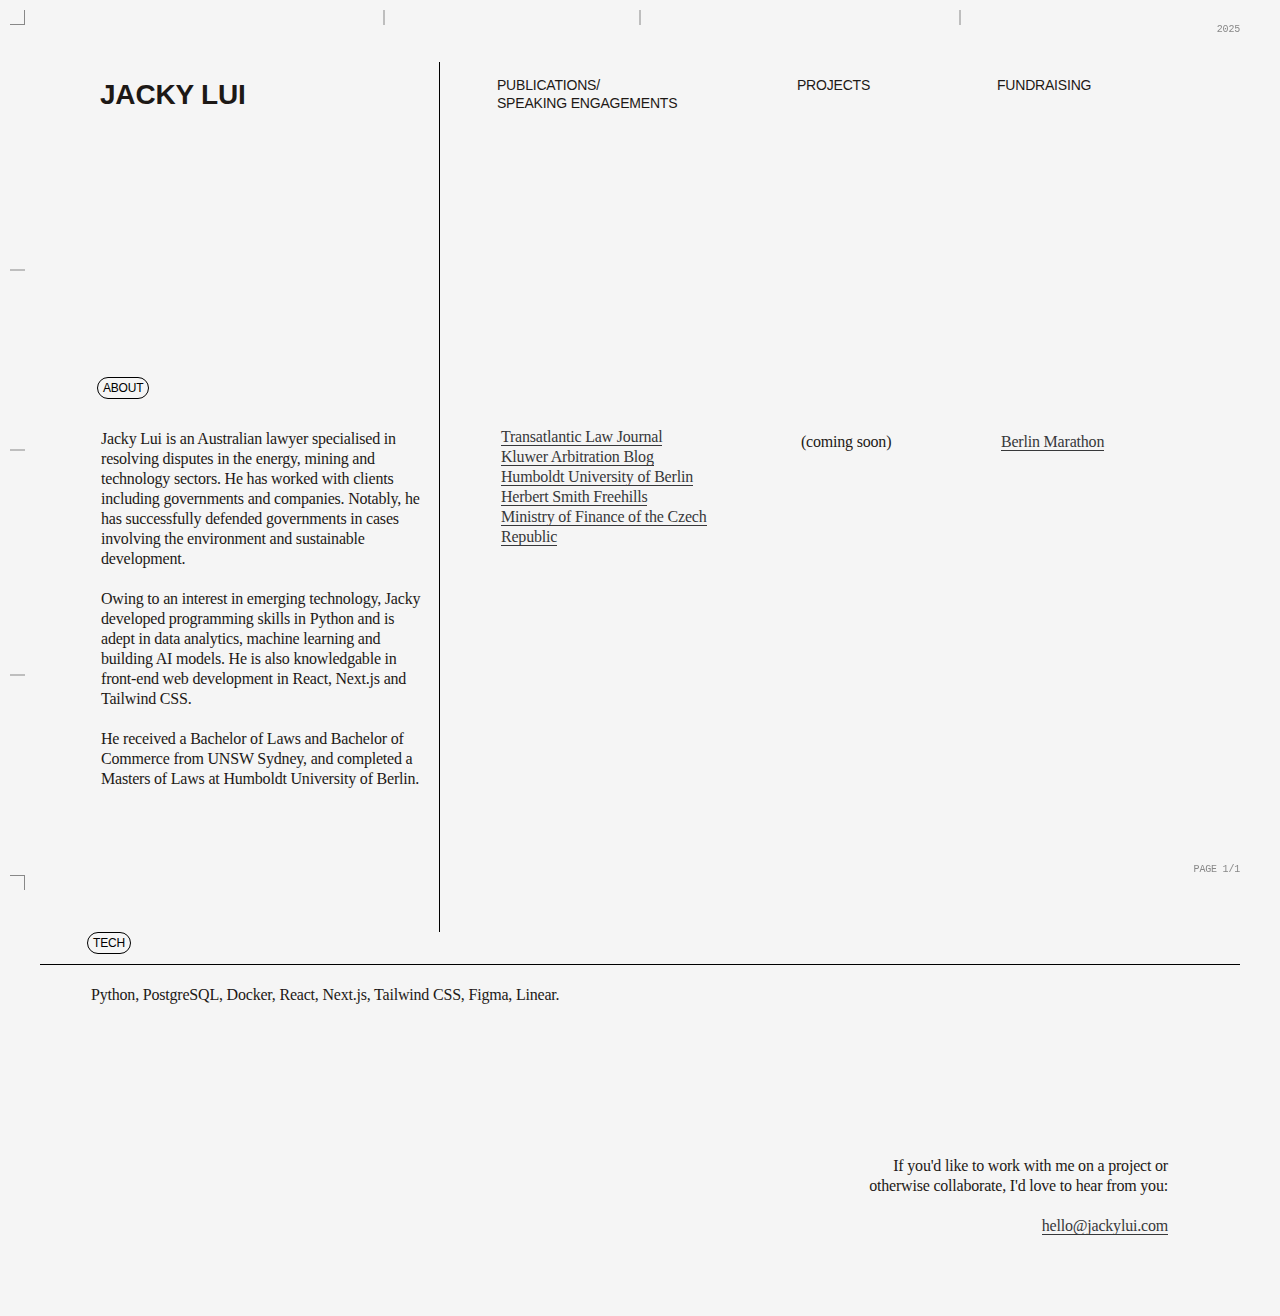
<file: index.html>
<!DOCTYPE html>
<html data-wf-page="65a5cbd0064407ea20d5622d" data-wf-site="65a5cbd0064407ea20d561fb" data-wf-status="1" lang="en" data-wf-locale="en">
<head>
    <meta charset="utf-8"/>
    <title>Jacky Lui</title>
    <meta content="I&#x27;m Jacky Lui. I am a lawyer and writer working in public international law and international litigation. My focus is on human rights, humanitarian law and sustainability." name="description"/>
    <meta content="Jacky Lui" property="og:title"/>
    <meta content="I&#x27;m Jacky Lui. I am a lawyer and writer working in public international law and international litigation. My focus is on human rights, humanitarian law and sustainability." property="og:description"/>
    <meta content="Jacky Lui" property="twitter:title"/>
    <meta content="I&#x27;m Jacky Lui. I am a lawyer and writer working in public international law and international litigation. My focus is on human rights, humanitarian law and sustainability." property="twitter:description"/>
    <meta property="og:type" content="website"/>
    <meta content="summary_large_image" name="twitter:card"/>
    <meta content="width=device-width, initial-scale=1" name="viewport"/>
    <meta content="Webflow" name="generator"/>
    <link href="css/webflow-style.css" rel="stylesheet" type="text/css"/>

    <style>
        /* Print marks and draft aesthetic */
        body {
            background-color: #f5f5f5;
            position: relative;
            max-width: 1400px;
            margin: 0 auto;
            padding: 40px;
            font-family: 'Abcfavoritexpanded', monospace;
            font-weight: 200;
        }

        Page border with corner crop marks
        body::before {
            content: '';
            position: fixed;
            top: 0;
            left: 0;
            right: 0;
            bottom: 0;
            pointer-events: none;
            border: 1px solid #ddd;
            z-index: 9999;
        }

        /* Corner crop marks */
        .crop-mark {
            position: fixed;
            width: 15px;
            height: 15px;
            border-color: #888;
            border-style: solid;
            border-width: 0;
            z-index: 9999;
            pointer-events: none;
        }

        /* Top-left crop mark */
        .crop-mark-tl {
            top: 10px;
            left: 10px;
            border-top-width: 1px;
            border-left-width: 1px;
            width: 15px;
            height: 15px;
            transform: rotate(180deg);

        }

        /* Top-right crop mark */
        .crop-mark-tr {
            top: 10px;
            right: 10px;
            border-top-width: 1px;
            border-right-width: 1px;
        }

        /* Bottom-left crop mark */
        .crop-mark-bl {
            bottom: 10px;
            left: 10px;
            border-bottom-width: 1px;
            border-left-width: 1px;
            width: 15px;
            height: 15px;
            transform: rotate(180deg);
        }

        /* Bottom-right crop mark */
        .crop-mark-br {
            bottom: 10px;
            right: 10px;
            border-bottom-width: 1px;
            border-right-width: 1px;
        }

        /* Registration marks on sides */
        .reg-mark {
            position: fixed;
            background-color: #888;
            z-index: 9999;
            pointer-events: none;
        }

        /* Horizontal registration marks */
        .reg-mark-h {
            width: 1px;
            height: 15px;
        }

        /* Vertical registration marks */
        .reg-mark-v {
            width: 15px;
            height: 1px;
        }

        /* Top center mark */
        .reg-mark-tc {
            top: 10px;
            left: 50%;
            transform: translateX(-50%);
        }

        .reg-mark-tc2 {
            top: 10px;
            left: 30%;
            transform: translateX(-50%);
        }

        .reg-mark-tc3 {
            top: 10px;
            left: 75%;
            transform: translateX(-50%);
        }


        /* Bottom center mark */
        .reg-mark-bc {
            bottom: 10px;
            left: 50%;
            transform: translateX(-50%);
        }

        /* Left center mark */
        .reg-mark-lc {
            left: 10px;
            top: 50%;
            transform: translateY(-50%);
        }

        .reg-mark-lc2 {
            left: 10px;
            top: 30%;
            transform: translateY(-50%);
        }

        .reg-mark-lc3 {
            left: 10px;
            top: 75%;
            transform: translateY(-50%);
        }


        /* Right center mark */
        .reg-mark-rc {
            right: 10px;
            top: 50%;
            transform: translateY(-50%);
        }

        /* Content styling */
        .content-wrapper {
            /* position: relative;
            /* background-color: rgba(255, 255, 255, 0.7); */
            /* border: 1px dashed #ccc;
            padding: 15px;
            margin-bottom: 20px; */ */
        }

        /* Grid lines */
        .grid-line {
            /* position: fixed;
            background-color: rgba(200, 200, 200, 0.2);
            z-index: -1;
            pointer-events: none; */
        }

        .grid-line-h {
            /* width: 100%;
            height: 1px;
            left: 0; */
        }

        .grid-line-v {
            /* height: 100%;
            width: 1px;
            top: 0; */
        }

        /* Print metadata text */
        .print-info {
            position: fixed;
            font-size: 10px;
            color: #888;
            z-index: 9999;
            pointer-events: none;
        }

        .print-info-tl {
            top: 20px;
            left: 40px;
        }

        .print-info-tr {
            top: 20px;
            right: 40px;
        }

        .print-info-bl {
            bottom: 20px;
            left: 40px;
        }

        .print-info-br {
            bottom: 20px;
            right: 40px;
        }

        /* Adjust container styling */
        .container {
            position: relative;
        }

        /* Custom button style */
        .button-4 {
            border: 1px solid #000;
            background: transparent;
            color: #000;
            text-transform: uppercase;
            transition: none;
            box-shadow: none;
        }

        /* .button-4:hover {
            background: #000;
            color: #fff;
        } */

        /* Responsive adjustments */
        @media only screen and (max-width: 767px) {
            body {
                padding: 20px;
            }

            .crop-mark, .reg-mark, .grid-line {
                display: none;
            }

            .print-info {
                font-size: 8px;
            }
        }
    </style>
    <script type="text/javascript">!function(o,c){var n=c.documentElement,t=" w-mod-";n.className+=t+"js",("ontouchstart"in o||o.DocumentTouch&&c instanceof DocumentTouch)&&(n.className+=t+"touch")}(window,document);</script>
    <link href="images/favicon.png" rel="shortcut icon" type="image/x-icon"/>
    <link href="images/app-icon.png" rel="apple-touch-icon"/>
</head>
<body>


    <!-- Crop marks -->
    <div class="crop-mark crop-mark-tl"></div>
    <!-- <div class="crop-mark crop-mark-tr"></div> -->
    <div class="crop-mark crop-mark-bl"></div>
    <!-- <div class="crop-mark crop-mark-br"></div> -->

    <!-- Registration marks -->
    <div class="reg-mark reg-mark-h reg-mark-tc"></div>
    <div class="reg-mark reg-mark-h reg-mark-tc2"></div>
    <div class="reg-mark reg-mark-h reg-mark-tc3"></div>
    <!-- <div class="reg-mark reg-mark-h reg-mark-bc"></div> -->
    <div class="reg-mark reg-mark-v reg-mark-lc"></div>
    <div class="reg-mark reg-mark-v reg-mark-lc2"></div>
    <div class="reg-mark reg-mark-v reg-mark-lc3"></div>

    <!-- <div class="reg-mark reg-mark-v reg-mark-rc"></div> -->


    <!-- Print metadata -->
    <div class="print-info print-info-tl"></div>
    <div class="print-info print-info-tr">2025</div>
    <div class="print-info print-info-bl"></div>
    <div class="print-info print-info-br">PAGE 1/1</div>

    <h1 class="heading"><br/></h1>
    <div class="columns w-row">
        <div class="w-col w-col-4">
            <div class="container w-container content-wrapper">
                <div class="text-box _100px">
                    <h1 class="body"><br/></h1>
                </div>
            </div>
        </div>
        <div class="w-col w-col-3">
            <div class="container w-container content-wrapper">
                <div class="text-box _100px">
                    <h1><span class="text-span-4"></span>‍<br/></h1>
                </div>
            </div>
        </div>
        <div class="w-col w-col-2">
            <div class="container w-container content-wrapper">
                <div class="text-box _100px">
                    <h1><br/></h1>
                </div>
            </div>
        </div>
        <div class="w-col w-col-3">
            <div class="w-container content-wrapper">
                <div class="text-box _100px">
                    <h1><br/></h1>
                </div>
            </div>
        </div>
    </div>
    <div class="w-row">
        <div class="class_line column-3 w-col w-col-4">
            <div class="container w-container content-wrapper">
                <div class="text-box _100px">
                    <h1 class="heading-2"><span>JACKY LUI</span><br/></h1>
                </div>
            </div>
            <a href="#" class="button-4 w-button">ABOUT</a>
            <div class="container w-container content-wrapper">
                <div class="text-box _100px">
                    <h1 class="body line_horizontal"><span>Jacky Lui</span> is an Australian lawyer specialised in resolving disputes in the energy, mining and technology sectors. He has worked with clients including governments and companies. Notably, he has successfully defended governments in cases involving the environment and sustainable development. <br/><br/> Owing to an interest in emerging technology, Jacky developed programming skills in Python and is adept in data analytics, machine learning and building AI models. He is also knowledgable in front-end web development in React, Next.js and Tailwind CSS. <br/><br/>He received a Bachelor of Laws and Bachelor of Commerce from UNSW Sydney, and completed a Masters of Laws at Humboldt University of Berlin.<br/></h1>
                </div>
            </div>
        </div>
        <div class="w-col w-col-3">
            <div class="container w-container content-wrapper">
                <div class="text-box _100px">
                    <h1 class="text-span-13">PUBLICATIONS/<br/>  SPEAKING ENGAGEMENTS<br/></h1>
                </div>
            </div>
            <div class="container w-container content-wrapper">
                <div class="text-box _100px">
                    <h1 class="body">
                        <br/>
                        <a href="https://beck-online.beck.de/Dokument?vpath=bibdata%2Fzeits%2Ftlj%2F2024%2Fcont%2Ftlj.2024.9.1.htm&amp;anchor=Y-300-Z-TLJ-B-2024-S-9-N-1" target="_blank"><span>Transatlantic Law Journal</span></a><span> </span><br/>
                        <span>‍</span><a href="https://arbitrationblog.kluwerarbitration.com/2024/02/19/european-commission-publishes-non-paper-of-model-clauses-for-member-states-bilateral-investment-agreements-with-third-countries/">Kluwer Arbitration Blog</a><br/>
                        <a href="https://www.rewi.hu-berlin.de/en/sp/angebote/master/idr/dr-patricia-nacimiento-and-jacky-lui-on-international-dispute-resolution-in-the-energy-sector">Humboldt University of Berlin</a>‍<br/>
                        <a href="http://www.herbertsmithfreehills.com/notes/esg/2023-12/climate-disputes-german-court-compels-federal-government-to-adopt-emergency-programs-for-climate-protection/">Herbert Smith Freehills</a><strong>‍</strong><br/>
                        <a href="https://www.mfcr.cz/assets/attachments/2023-10-26_Program-13th-Investment-Treaty-Arbitration-Conference-in-Prague-Main-Conference-and-Side-events_v03.pdf">Ministry of Finance of the Czech Republic</a><span class="text-span-4"></span>‍<br/>
                    </h1>
                </div>
            </div>
        </div>
        <div class="w-col w-col-2">
            <div class="container w-container content-wrapper">
                <div class="text-box _100px">
                    <h1 class="text-span-13">PROJECTS<br/></h1>
                </div>
            </div>
            <div class="container w-container content-wrapper">
                <div class="text-box _100px">
                    <h1 class="body"><span class="text-span-14">(coming soon)</span><br/></h1>
                </div>
            </div>
        </div>
        <div class="w-col w-col-3">
            <div class="container w-container content-wrapper">
                <div class="text-box _100px">
                    <h1 class="text-span-13">FUNDRAISING<br/></h1>
                </div>
            </div>
            <div class="container w-container content-wrapper">
                <div class="text-box _100px">
                    <h1 class="body text-span-14"><a href="https://aidpioneers.com/marathons-2024-jacky-lui" class="link-2">Berlin Marathon</a>‍<br/></h1>
                </div>
            </div>
        </div>
    </div>
    <a href="#" class="button-4 w-button">TECH</a>
    <section class="section-2 content-wrapper">
        <div class="container w-container">
            <div class="text-box _100px">
                <h1 class="body cap_horizontal">Python, PostgreSQL, Docker, React, Next.js, Tailwind CSS, Figma, Linear.<br/></h1>
            </div>
        </div>
    </section>
    <div class="columns w-row">
        <div class="w-col w-col-4">
            <div class="container w-container content-wrapper">
                <div class="text-box _100px">
                    <h1 class="body"><span>Pytho FastAPI, Docker, React, Next.js, TailwindCSS, Figma, Linear. </span><br/><br/></h1>
                </div>
            </div>
        </div>
        <div class="w-col w-col-3">
            <div class="container w-container content-wrapper">
                <div class="text-box _100px">
                    <h1><span class="text-span-4"></span>‍<br/></h1>
                </div>
            </div>
        </div>
        <div class="w-col w-col-2">
            <div class="container w-container content-wrapper">
                <div class="text-box _100px">
                    <h1><br/></h1>
                </div>
            </div>
        </div>
        <div class="w-col w-col-3">
            <div class="w-container content-wrapper">
                <div class="text-box _100px">
                    <h1><br/></h1>
                </div>
            </div>
        </div>
    </div>
    <div class="footer content-wrapper">
        <div class="w-row">
            <div class="w-col w-col-4"></div>
            <div class="w-col w-col-4"></div>
            <div class="w-col w-col-4">
                <div class="text-block-5">
                    If you&#x27;d like to work with me on a project or otherwise collaborate, I&#x27;d love to hear from you:<br/>‍<br/>
                    <a href="mailto:hello@jackylui.com">hello@jackylui.com </a>
                </div>
            </div>
        </div>
    </div>
    <script src="js/jquery.js" type="text/javascript"></script>
</body>
</html>
</file>
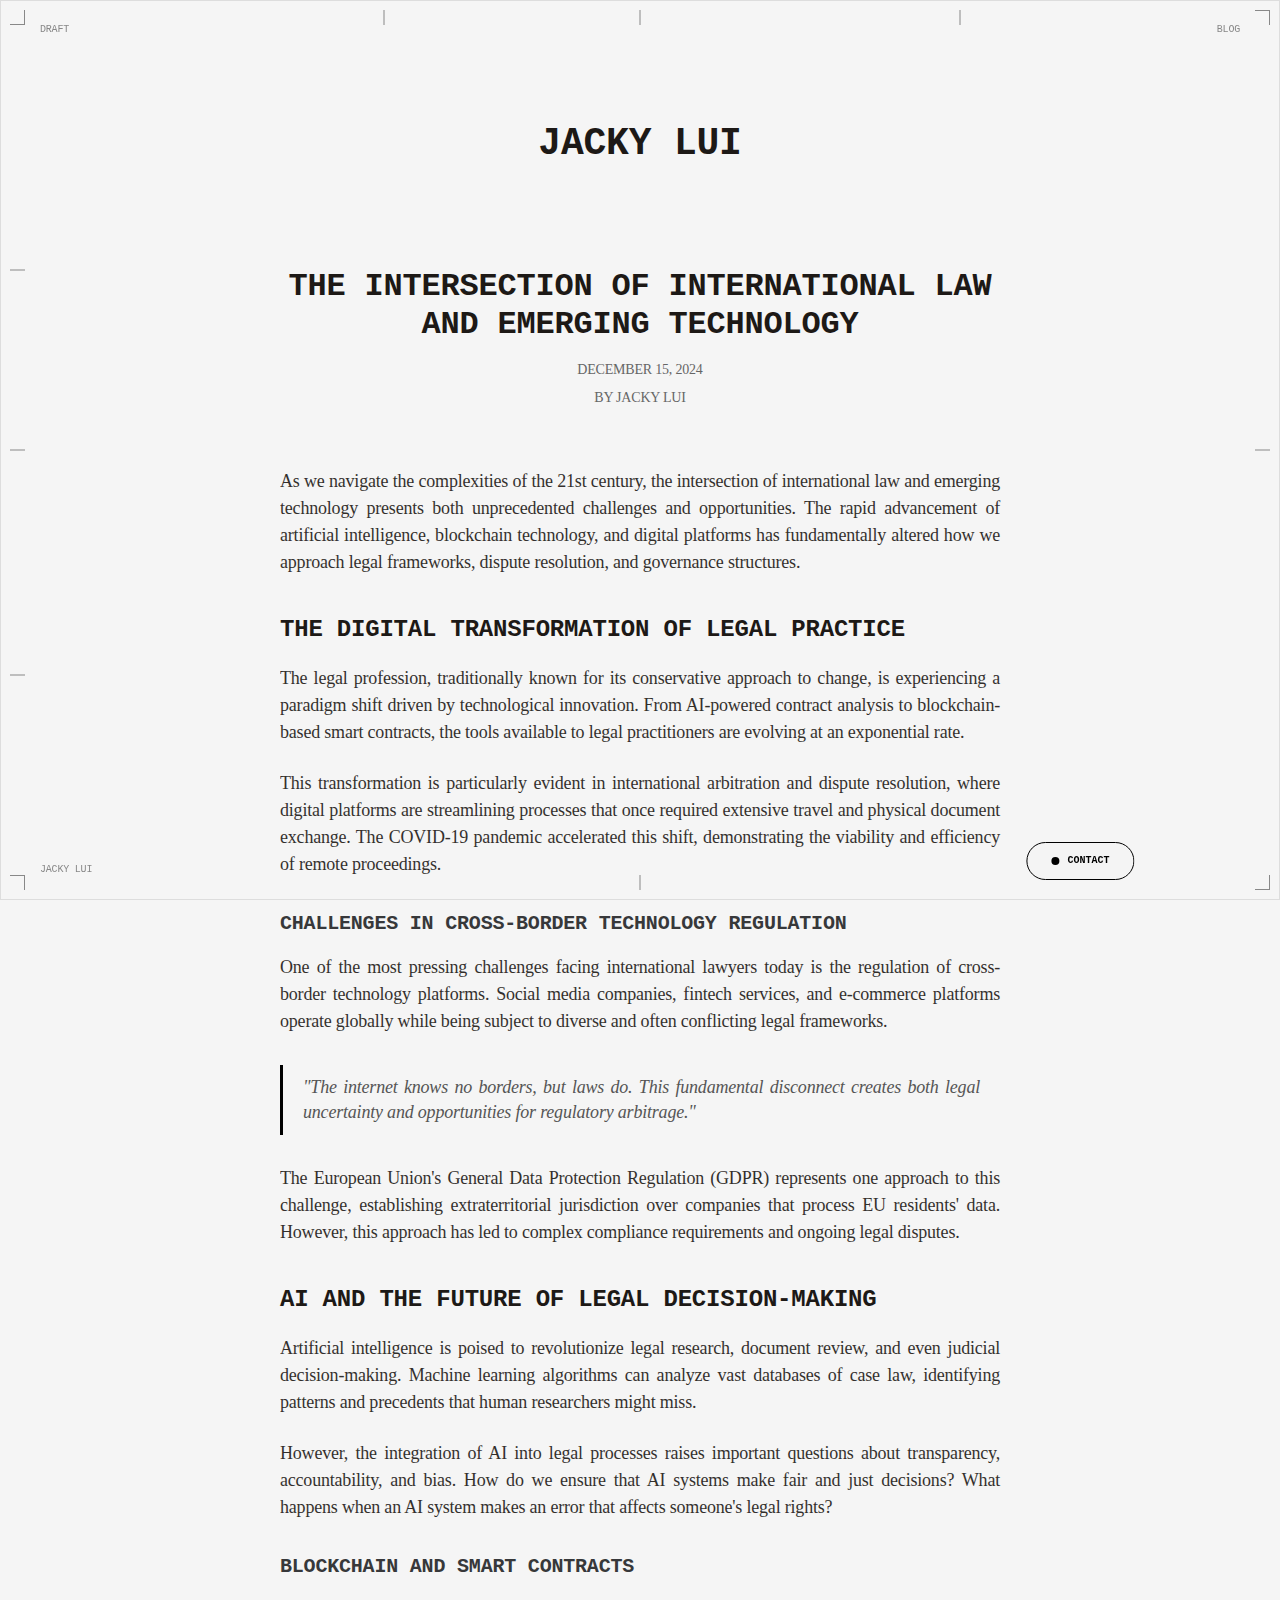
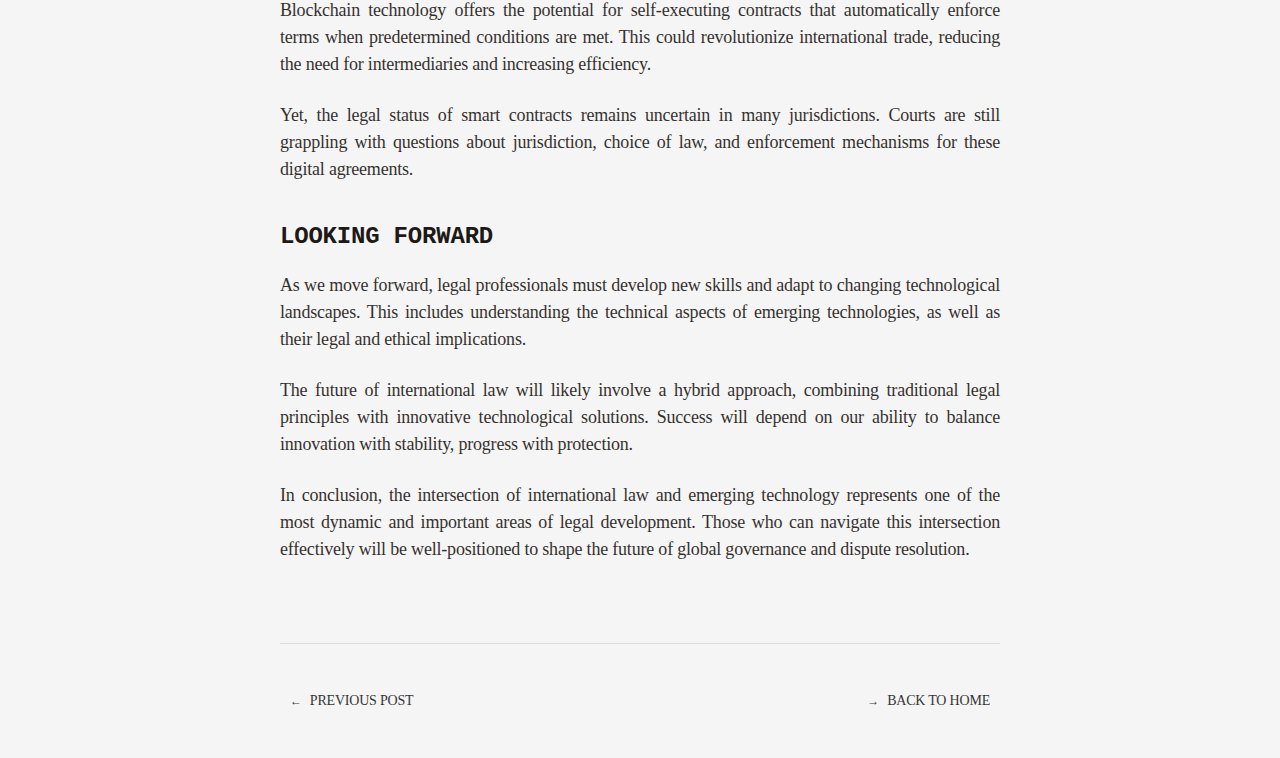
<file: blog.html>
<!DOCTYPE html>
<html data-wf-page="65a5cbd0064407ea20d5622d" data-wf-site="65a5cbd0064407ea20d561fb" data-wf-status="1" lang="en" data-wf-locale="en">
<head>
    <meta charset="utf-8"/>
    <title>Blog - Jacky Lui</title>
    <meta content="I&#x27;m Jacky Lui. I am a lawyer and writer working in public international law and international litigation. My focus is on human rights, humanitarian law and sustainability." name="description"/>
    <meta content="Blog - Jacky Lui" property="og:title"/>
    <meta content="I&#x27;m Jacky Lui. I am a lawyer and writer working in public international law and international litigation. My focus is on human rights, humanitarian law and sustainability." property="og:description"/>
    <meta content="Blog - Jacky Lui" property="twitter:title"/>
    <meta content="I&#x27;m Jacky Lui. I am a lawyer and writer working in public international law and international litigation. My focus is on human rights, humanitarian law and sustainability." property="twitter:description"/>
    <meta property="og:type" content="website"/>
    <meta content="summary_large_image" name="twitter:card"/>
    <meta content="width=device-width, initial-scale=1" name="viewport"/>
    <meta content="Webflow" name="generator"/>
    <link href="css/webflow-style.css" rel="stylesheet" type="text/css"/>

    <style>
        /* Print marks and draft aesthetic */
        body {
            background-color: #f5f5f5;
            position: relative;
            max-width: 1400px;
            margin: 0 auto;
            padding: 40px;
            font-family: 'Abcfavoritexpanded', monospace;
            font-weight: 200;
        }

        /* Page border with corner crop marks */
        body::before {
            content: '';
            position: fixed;
            top: 0;
            left: 0;
            right: 0;
            bottom: 0;
            pointer-events: none;
            border: 1px solid #ddd;
            z-index: 9999;
        }

        /* Corner crop marks */
        .crop-mark {
            position: fixed;
            width: 15px;
            height: 15px;
            border-color: #888;
            border-style: solid;
            border-width: 0;
            z-index: 9999;
            pointer-events: none;
        }

        /* Top-left crop mark */
        .crop-mark-tl {
            top: 10px;
            left: 10px;
            border-top-width: 1px;
            border-left-width: 1px;
            width: 15px;
            height: 15px;
            transform: rotate(180deg);
        }

        /* Top-right crop mark */
        .crop-mark-tr {
            top: 10px;
            right: 10px;
            border-top-width: 1px;
            border-right-width: 1px;
        }

        /* Bottom-left crop mark */
        .crop-mark-bl {
            bottom: 10px;
            left: 10px;
            border-bottom-width: 1px;
            border-left-width: 1px;
            width: 15px;
            height: 15px;
            transform: rotate(180deg);
        }

        /* Bottom-right crop mark */
        .crop-mark-br {
            bottom: 10px;
            right: 10px;
            border-bottom-width: 1px;
            border-right-width: 1px;
        }

        /* Registration marks on sides */
        .reg-mark {
            position: fixed;
            background-color: #888;
            z-index: 9999;
            pointer-events: none;
        }

        /* Horizontal registration marks */
        .reg-mark-h {
            width: 1px;
            height: 15px;
        }

        /* Vertical registration marks */
        .reg-mark-v {
            width: 15px;
            height: 1px;
        }

        /* Top center mark */
        .reg-mark-tc {
            top: 10px;
            left: 50%;
            transform: translateX(-50%);
        }

        .reg-mark-tc2 {
            top: 10px;
            left: 30%;
            transform: translateX(-50%);
        }

        .reg-mark-tc3 {
            top: 10px;
            left: 75%;
            transform: translateX(-50%);
        }

        /* Bottom center mark */
        .reg-mark-bc {
            bottom: 10px;
            left: 50%;
            transform: translateX(-50%);
        }

        /* Left center mark */
        .reg-mark-lc {
            left: 10px;
            top: 50%;
            transform: translateY(-50%);
        }

        .reg-mark-lc2 {
            left: 10px;
            top: 30%;
            transform: translateY(-50%);
        }

        .reg-mark-lc3 {
            left: 10px;
            top: 75%;
            transform: translateY(-50%);
        }

        /* Right center mark */
        .reg-mark-rc {
            right: 10px;
            top: 50%;
            transform: translateY(-50%);
        }

        /* Blog content styling */
        .blog-container {
            width: 60%;
            margin: 0 auto;
            max-width: 800px;
        }

        .blog-header {
            text-align: center;
            margin-bottom: 60px;
            padding-top: 40px;
        }

        .blog-title {
            font-family: 'Abcfavoritexpanded', monospace;
            font-size: 32px;
            font-weight: 600;
            margin-bottom: 16px;
            line-height: 1.2;
            text-transform: uppercase;
        }

        .blog-meta {
            font-family: "Jha Times Now 400 100", Times New Roman, sans-serif;
            font-size: 14px;
            color: #666;
            margin-bottom: 8px;
            text-transform: uppercase;
        }

        .blog-author {
            font-family: "Jha Times Now 400 100", Times New Roman, sans-serif;
            font-size: 14px;
            color: #666;
            margin-bottom: 40px;
            text-transform: uppercase;
        }

        .blog-content {
            font-family: "Jha Times Now 400 100", Times New Roman, sans-serif;
            font-size: 16px;
            line-height: 1.6;
            margin-bottom: 60px;
            text-align: justify;
        }

        .blog-content p {
            margin-bottom: 24px;
        }

        .blog-content h2 {
            font-family: 'Abcfavoritexpanded', monospace;
            font-size: 24px;
            font-weight: 600;
            margin: 40px 0 20px 0;
            text-transform: uppercase;
        }

        .blog-content h3 {
            font-family: 'Abcfavoritexpanded', monospace;
            font-size: 20px;
            font-weight: 600;
            margin: 32px 0 16px 0;
            text-transform: uppercase;
        }

        .blog-content blockquote {
            font-family: "Jha Times Now 400 100", Times New Roman, sans-serif;
            border-left: 3px solid #000;
            padding-left: 20px;
            margin: 30px 0;
            font-style: italic;
            color: #555;
        }

        .blog-content ul, .blog-content ol {
            font-family: "Jha Times Now 400 100", Times New Roman, sans-serif;
            margin: 20px 0;
            padding-left: 30px;
        }

        .blog-content li {
            margin-bottom: 8px;
        }

        .blog-navigation {
            display: flex;
            justify-content: space-between;
            align-items: center;
            margin-top: 80px;
            padding-top: 40px;
            border-top: 1px solid #ddd;
        }

        .nav-link {
            display: flex;
            align-items: center;
            gap: 8px;
            text-decoration: none;
            color: #000;
            font-family: "Jha Times Now 400 100", Times New Roman, sans-serif;
            font-size: 14px;
            transition: color 0.2s ease;
            text-transform: uppercase;
        }

        .nav-link:hover {
            color: #666;
        }

        .nav-link.back {
            flex-direction: row;
        }

        .nav-link.home {
            flex-direction: row-reverse;
        }

        .nav-arrow {
            font-size: 12px;
        }

        /* Header styling to match homepage */
        .main-header {
            font-family: 'Abcfavoritexpanded', monospace;
            font-size: 38px;
            font-weight: 600;
            text-align: center;
            margin-bottom: 60px;
            padding-top: 40px;
            text-transform: uppercase;
        }

        /* Logo styling */
        .logo-link {
            text-decoration: none;
            color: inherit;
        }

        .logo-img {
            height: 32px;
            width: auto;
            vertical-align: middle;
        }

        /* Print metadata text */
        .print-info {
            position: fixed;
            font-size: 10px;
            color: #888;
            z-index: 9999;
            pointer-events: none;
        }

        /* Allow pointer events for contact button container */
        .print-info-br {
            pointer-events: auto;
        }

        .print-info-tl {
            top: 20px;
            left: 40px;
        }

        .print-info-tr {
            top: 20px;
            right: 40px;
        }

        .print-info-bl {
            bottom: 20px;
            left: 40px;
        }

        .print-info-br {
            bottom: 20px;
            right: 40px;
            text-align: right;
            width: 25%;
            left: auto;
            transform: translateX(-33%);
        }

        /* Contact button styles */
        .impressum-button {
            position: relative;
            width: auto;
            cursor: pointer;
            overflow: hidden;
            border-radius: 99px;
            border: 0.5px solid #000;
            background: rgba(245, 245, 245, 0.25);
            backdrop-filter: blur(10px);
            padding: 8px 24px;
            text-align: center;
            font-weight: 600;
            font-family: 'Abcfavoritexpanded', monospace;
            font-size: 10px;
            color: #000;
            transition: all 0.3s ease;
        }

        .impressum-button:hover {
            background: #000;
            color: #fff;
        }

        .button-content {
            display: flex;
            align-items: center;
            gap: 8px;
            transition: all 0.3s ease;
        }

        .impressum-button:hover .button-content {
            transform: translateX(-20px);
            opacity: 0;
        }

        .dot {
            height: 8px;
            width: 8px;
            border-radius: 50%;
            background: #000;
            transition: all 0.3s ease;
        }

        .impressum-button:hover .dot {
            transform: scale(1.008);
            background: #fff;
        }

        .button-hover {
            position: absolute;
            top: 0;
            left: 0;
            z-index: 10;
            display: flex;
            height: 100%;
            width: 100%;
            transform: translateX(20px);
            align-items: center;
            justify-content: center;
            gap: 8px;
            color: #fff;
            opacity: 0;
            transition: all 0.3s ease;
        }

        .impressum-button:hover .button-hover {
            transform: translateX(0);
            opacity: 1;
        }

        .arrow-icon {
            transition: all 0.3s ease;
        }

        /* Global text selection highlight */
        ::selection {
            background: #d9d9d9;
        }

        ::-moz-selection {
            background: #d9d9d9;
        }

        /* Responsive adjustments */
        @media only screen and (max-width: 767px) {
            body {
                padding: 20px;
            }

            .blog-container {
                width: 90%;
            }

            .blog-title {
                font-size: 24px;
            }

            .blog-content {
                font-size: 14px;
            }

            .crop-mark, .reg-mark {
                display: none;
            }

            .print-info {
                font-size: 8px;
            }
        }

        @media only screen and (max-width: 480px) {
            .blog-container {
                width: 95%;
            }

            .blog-navigation {
                flex-direction: column;
                gap: 20px;
                align-items: flex-start;
            }
        }
    </style>
    <script type="text/javascript">!function(o,c){var n=c.documentElement,t=" w-mod-";n.className+=t+"js",("ontouchstart"in o||o.DocumentTouch&&c instanceof DocumentTouch)&&(n.className+=t+"touch")}(window,document);</script>
    <link href="images/favicon.png" rel="shortcut icon" type="image/x-icon"/>
    <link href="images/app-icon.png" rel="apple-touch-icon"/>
</head>
<body>
    <!-- Crop marks -->
    <div class="crop-mark crop-mark-tl"></div>
    <div class="crop-mark crop-mark-tr"></div>
    <div class="crop-mark crop-mark-bl"></div>
    <div class="crop-mark crop-mark-br"></div>

    <!-- Registration marks -->
    <div class="reg-mark reg-mark-h reg-mark-tc"></div>
    <div class="reg-mark reg-mark-h reg-mark-tc2"></div>
    <div class="reg-mark reg-mark-h reg-mark-tc3"></div>
    <div class="reg-mark reg-mark-h reg-mark-bc"></div>
    <div class="reg-mark reg-mark-v reg-mark-lc"></div>
    <div class="reg-mark reg-mark-v reg-mark-lc2"></div>
    <div class="reg-mark reg-mark-v reg-mark-lc3"></div>
    <div class="reg-mark reg-mark-v reg-mark-rc"></div>

    <!-- Print metadata -->
    <div class="print-info print-info-tl">DRAFT</div>
    <div class="print-info print-info-tr">BLOG</div>
    <div class="print-info print-info-bl">JACKY LUI</div>
    <div class="print-info print-info-br">
        <button class="impressum-button" onclick="window.open('mailto:hello@jackylui.com', '_blank')">
            <div class="button-content">
                <div class="dot"></div>
                <span class="button-text">CONTACT</span>
            </div>
            <div class="button-hover">
                <span>CONTACT</span>
                <svg class="arrow-icon" width="16" height="16" viewBox="0 0 24 24" fill="none" stroke="currentColor" stroke-width="2" stroke-linecap="round" stroke-linejoin="round">
                    <path d="M5 12h14"/>
                    <path d="m12 5 7 7-7 7"/>
                </svg>
            </div>
        </button>
    </div>

    <!-- Blog Header with Logo -->
    <div class="blog-header">
        <h1 class="main-header">JACKY LUI</h1>
    </div>

    <!-- Blog Content Container -->
    <div class="blog-container">
        <!-- Blog Post Header -->
        <div class="blog-header">
            <h1 class="blog-title">The Intersection of International Law and Emerging Technology</h1>
            <div class="blog-meta">December 15, 2024</div>
            <div class="blog-author">By Jacky Lui</div>
        </div>

        <!-- Blog Post Content -->
        <div class="blog-content">
            <p>As we navigate the complexities of the 21st century, the intersection of international law and emerging technology presents both unprecedented challenges and opportunities. The rapid advancement of artificial intelligence, blockchain technology, and digital platforms has fundamentally altered how we approach legal frameworks, dispute resolution, and governance structures.</p>

            <h2>The Digital Transformation of Legal Practice</h2>
            <p>The legal profession, traditionally known for its conservative approach to change, is experiencing a paradigm shift driven by technological innovation. From AI-powered contract analysis to blockchain-based smart contracts, the tools available to legal practitioners are evolving at an exponential rate.</p>

            <p>This transformation is particularly evident in international arbitration and dispute resolution, where digital platforms are streamlining processes that once required extensive travel and physical document exchange. The COVID-19 pandemic accelerated this shift, demonstrating the viability and efficiency of remote proceedings.</p>

            <h3>Challenges in Cross-Border Technology Regulation</h3>
            <p>One of the most pressing challenges facing international lawyers today is the regulation of cross-border technology platforms. Social media companies, fintech services, and e-commerce platforms operate globally while being subject to diverse and often conflicting legal frameworks.</p>

            <blockquote>
                "The internet knows no borders, but laws do. This fundamental disconnect creates both legal uncertainty and opportunities for regulatory arbitrage."
            </blockquote>

            <p>The European Union's General Data Protection Regulation (GDPR) represents one approach to this challenge, establishing extraterritorial jurisdiction over companies that process EU residents' data. However, this approach has led to complex compliance requirements and ongoing legal disputes.</p>

            <h2>AI and the Future of Legal Decision-Making</h2>
            <p>Artificial intelligence is poised to revolutionize legal research, document review, and even judicial decision-making. Machine learning algorithms can analyze vast databases of case law, identifying patterns and precedents that human researchers might miss.</p>

            <p>However, the integration of AI into legal processes raises important questions about transparency, accountability, and bias. How do we ensure that AI systems make fair and just decisions? What happens when an AI system makes an error that affects someone's legal rights?</p>

            <h3>Blockchain and Smart Contracts</h3>
            <p>Blockchain technology offers the potential for self-executing contracts that automatically enforce terms when predetermined conditions are met. This could revolutionize international trade, reducing the need for intermediaries and increasing efficiency.</p>

            <p>Yet, the legal status of smart contracts remains uncertain in many jurisdictions. Courts are still grappling with questions about jurisdiction, choice of law, and enforcement mechanisms for these digital agreements.</p>

            <h2>Looking Forward</h2>
            <p>As we move forward, legal professionals must develop new skills and adapt to changing technological landscapes. This includes understanding the technical aspects of emerging technologies, as well as their legal and ethical implications.</p>

            <p>The future of international law will likely involve a hybrid approach, combining traditional legal principles with innovative technological solutions. Success will depend on our ability to balance innovation with stability, progress with protection.</p>

            <p>In conclusion, the intersection of international law and emerging technology represents one of the most dynamic and important areas of legal development. Those who can navigate this intersection effectively will be well-positioned to shape the future of global governance and dispute resolution.</p>
        </div>

        <!-- Blog Navigation -->
        <div class="blog-navigation">
            <a href="#" class="nav-link back">
                <span class="nav-arrow">←</span>
                <span>Previous Post</span>
            </a>
            <a href="index.html" class="nav-link home">
                <span>Back to Home</span>
                <span class="nav-arrow">→</span>
            </a>
        </div>
    </div>

    <script src="js/jquery.js" type="text/javascript"></script>
</body>
</html>
</file>
<file: css/webflow-style.css>
html {
  -webkit-text-size-adjust: 100%;
  -ms-text-size-adjust: 100%;
  font-family: sans-serif;
}



body {
  margin: 0;
}

article, aside, details, figcaption, figure, footer, header, hgroup, main, menu, nav, section, summary {
  display: block;
}

audio, canvas, progress, video {
  vertical-align: baseline;
  display: inline-block;
}

audio:not([controls]) {
  height: 0;
  display: none;
}

[hidden], template {
  display: none;
}

a {
  background-color: #0000;
}

a:active, a:hover {
  outline: 0;
}

abbr[title] {
  border-bottom: 1px dotted;
}

b, strong {
  font-weight: bold;
}

dfn {
  font-style: italic;
}

h1 {
  margin: .67em 0;
  font-size: 2em;
}

mark {
  color: #000;
  background: #ff0;
}

small {
  font-size: 80%;
}

sub, sup {
  vertical-align: baseline;
  font-size: 75%;
  line-height: 0;
  position: relative;
}

sup {
  top: -.5em;
}

sub {
  bottom: -.25em;
}

img {
  border: 0;
}

svg:not(:root) {
  overflow: hidden;
}

hr {
  box-sizing: content-box;
  height: 0;
}

pre {
  overflow: auto;
}

code, kbd, pre, samp {
  font-family: monospace;
  font-size: 1em;
}

button, input, optgroup, select, textarea {
  color: inherit;
  font: inherit;
  margin: 0;
}

button {
  overflow: visible;
}

button, select {
  text-transform: none;
}

button, html input[type="button"], input[type="reset"] {
  -webkit-appearance: button;
  cursor: pointer;
}

button[disabled], html input[disabled] {
  cursor: default;
}

button::-moz-focus-inner, input::-moz-focus-inner {
  border: 0;
  padding: 0;
}

input {
  line-height: normal;
}

input[type="checkbox"], input[type="radio"] {
  box-sizing: border-box;
  padding: 0;
}

input[type="number"]::-webkit-inner-spin-button, input[type="number"]::-webkit-outer-spin-button {
  height: auto;
}

input[type="search"] {
  -webkit-appearance: none;
}

input[type="search"]::-webkit-search-cancel-button, input[type="search"]::-webkit-search-decoration {
  -webkit-appearance: none;
}

legend {
  border: 0;
  padding: 0;
}

textarea {
  overflow: auto;
}

optgroup {
  font-weight: bold;
}

table {
  border-collapse: collapse;
  border-spacing: 0;
}

td, th {
  padding: 0;
}

@font-face {
  font-family: webflow-icons;
  src: url("[data-uri]") format("truetype");
  font-weight: normal;
  font-style: normal;
}

[class^="w-icon-"], [class*=" w-icon-"] {
  speak: none;
  font-variant: normal;
  text-transform: none;
  -webkit-font-smoothing: antialiased;
  -moz-osx-font-smoothing: grayscale;
  font-style: normal;
  font-weight: normal;
  line-height: 1;
  font-family: webflow-icons !important;
}

.w-icon-slider-right:before {
  content: "";
}

.w-icon-slider-left:before {
  content: "";
}

.w-icon-nav-menu:before {
  content: "";
}

.w-icon-arrow-down:before, .w-icon-dropdown-toggle:before {
  content: "";
}

.w-icon-file-upload-remove:before {
  content: "";
}

.w-icon-file-upload-icon:before {
  content: "";
}

* {
  box-sizing: border-box;
}

html {
  height: 100%;
}

body {
  color: #333;
  background-color: #fff;
  min-height: 100%;
  margin: 0;
  font-family: Arial, sans-serif;
  font-size: 14px;
  line-height: 20px;
}

img {
  vertical-align: middle;
  max-width: 100%;
  display: inline-block;
}

html.w-mod-touch * {
  background-attachment: scroll !important;
}

.w-block {
  display: block;
}

.w-inline-block {
  max-width: 100%;
  display: inline-block;
}

.w-clearfix:before, .w-clearfix:after {
  content: " ";
  grid-area: 1 / 1 / 2 / 2;
  display: table;
}

.w-clearfix:after {
  clear: both;
}

.w-hidden {
  display: none;
}

.w-button {
  color: #fff;
  line-height: inherit;
  cursor: pointer;
  background-color: #3898ec;
  border: 0;
  border-radius: 0;
  padding: 9px 15px;
  text-decoration: none;
  display: inline-block;
}

input.w-button {
  -webkit-appearance: button;
}

html[data-w-dynpage] [data-w-cloak] {
  color: #0000 !important;
}

.w-code-block {
  margin: unset;
}

pre.w-code-block code {
  all: inherit;
}

.w-optimization {
  display: contents;
}

.w-webflow-badge, .w-webflow-badge > img {
  box-sizing: unset;
  width: unset;
  height: unset;
  max-height: unset;
  max-width: unset;
  min-height: unset;
  min-width: unset;
  margin: unset;
  padding: unset;
  float: unset;
  clear: unset;
  border: unset;
  border-radius: unset;
  background: unset;
  background-image: unset;
  background-position: unset;
  background-size: unset;
  background-repeat: unset;
  background-origin: unset;
  background-clip: unset;
  background-attachment: unset;
  background-color: unset;
  box-shadow: unset;
  transform: unset;
  direction: unset;
  font-family: unset;
  font-weight: unset;
  color: unset;
  font-size: unset;
  line-height: unset;
  font-style: unset;
  font-variant: unset;
  text-align: unset;
  letter-spacing: unset;
  -webkit-text-decoration: unset;
  text-decoration: unset;
  text-indent: unset;
  text-transform: unset;
  list-style-type: unset;
  text-shadow: unset;
  vertical-align: unset;
  cursor: unset;
  white-space: unset;
  word-break: unset;
  word-spacing: unset;
  word-wrap: unset;
  transition: unset;
}

.w-webflow-badge {
  white-space: nowrap;
  cursor: pointer;
  box-shadow: 0 0 0 1px #0000001a, 0 1px 3px #0000001a;
  visibility: visible !important;
  opacity: 1 !important;
  z-index: 2147483647 !important;
  color: #aaadb0 !important;
  overflow: unset !important;
  background-color: #fff !important;
  border-radius: 3px !important;
  width: auto !important;
  height: auto !important;
  margin: 0 !important;
  padding: 6px !important;
  font-size: 12px !important;
  line-height: 14px !important;
  text-decoration: none !important;
  display: inline-block !important;
  position: fixed !important;
  inset: auto 12px 12px auto !important;
  transform: none !important;
}

.w-webflow-badge > img {
  position: unset;
  visibility: unset !important;
  opacity: 1 !important;
  vertical-align: middle !important;
  display: inline-block !important;
}

h1, h2, h3, h4, h5, h6 {
  margin-bottom: 10px;
  font-weight: bold;
}

h1 {
  margin-top: 20px;
  font-size: 38px;
  line-height: 44px;
}

h2 {
  margin-top: 20px;
  font-size: 32px;
  line-height: 36px;
}

h3 {
  margin-top: 20px;
  font-size: 24px;
  line-height: 30px;
}

h4 {
  margin-top: 10px;
  font-size: 18px;
  line-height: 24px;
}

h5 {
  margin-top: 10px;
  font-size: 14px;
  line-height: 20px;
}

h6 {
  margin-top: 10px;
  font-size: 12px;
  line-height: 18px;
}

p {
  margin-top: 0;
  margin-bottom: 10px;
}

blockquote {
  border-left: 5px solid #e2e2e2;
  margin: 0 0 10px;
  padding: 10px 20px;
  font-size: 18px;
  line-height: 22px;
}

figure {
  margin: 0 0 10px;
}

figcaption {
  text-align: center;
  margin-top: 5px;
}

ul, ol {
  margin-top: 0;
  margin-bottom: 10px;
  padding-left: 40px;
}

.w-list-unstyled {
  padding-left: 0;
  list-style: none;
}

.w-embed:before, .w-embed:after {
  content: " ";
  grid-area: 1 / 1 / 2 / 2;
  display: table;
}

.w-embed:after {
  clear: both;
}

.w-video {
  width: 100%;
  padding: 0;
  position: relative;
}

.w-video iframe, .w-video object, .w-video embed {
  border: none;
  width: 100%;
  height: 100%;
  position: absolute;
  top: 0;
  left: 0;
}

fieldset {
  border: 0;
  margin: 0;
  padding: 0;
}

button, [type="button"], [type="reset"] {
  cursor: pointer;
  -webkit-appearance: button;
  border: 0;
}

.w-form {
  margin: 0 0 15px;
}

.w-form-done {
  text-align: center;
  background-color: #ddd;
  padding: 20px;
  display: none;
}

.w-form-fail {
  background-color: #ffdede;
  margin-top: 10px;
  padding: 10px;
  display: none;
}

label {
  margin-bottom: 5px;
  font-weight: bold;
  display: block;
}

.w-input, .w-select {
  color: #333;
  vertical-align: middle;
  background-color: #fff;
  border: 1px solid #ccc;
  width: 100%;
  height: 38px;
  margin-bottom: 10px;
  padding: 8px 12px;
  font-size: 14px;
  line-height: 1.42857;
  display: block;
}

.w-input::placeholder, .w-select::placeholder {
  color: #999;
}

.w-input:focus, .w-select:focus {
  border-color: #3898ec;
  outline: 0;
}

.w-input[disabled], .w-select[disabled], .w-input[readonly], .w-select[readonly], fieldset[disabled] .w-input, fieldset[disabled] .w-select {
  cursor: not-allowed;
}

.w-input[disabled]:not(.w-input-disabled), .w-select[disabled]:not(.w-input-disabled), .w-input[readonly], .w-select[readonly], fieldset[disabled]:not(.w-input-disabled) .w-input, fieldset[disabled]:not(.w-input-disabled) .w-select {
  background-color: #eee;
}

textarea.w-input, textarea.w-select {
  height: auto;
}

.w-select {
  background-color: #f3f3f3;
}

.w-select[multiple] {
  height: auto;
}

.w-form-label {
  cursor: pointer;
  margin-bottom: 0;
  font-weight: normal;
  display: inline-block;
}

.w-radio {
  margin-bottom: 5px;
  padding-left: 20px;
  display: block;
}

.w-radio:before, .w-radio:after {
  content: " ";
  grid-area: 1 / 1 / 2 / 2;
  display: table;
}

.w-radio:after {
  clear: both;
}

.w-radio-input {
  float: left;
  margin: 3px 0 0 -20px;
  line-height: normal;
}

.w-file-upload {
  margin-bottom: 10px;
  display: block;
}

.w-file-upload-input {
  opacity: 0;
  z-index: -100;
  width: .1px;
  height: .1px;
  position: absolute;
  overflow: hidden;
}

.w-file-upload-default, .w-file-upload-uploading, .w-file-upload-success {
  color: #333;
  display: inline-block;
}

.w-file-upload-error {
  margin-top: 10px;
  display: block;
}

.w-file-upload-default.w-hidden, .w-file-upload-uploading.w-hidden, .w-file-upload-error.w-hidden, .w-file-upload-success.w-hidden {
  display: none;
}

.w-file-upload-uploading-btn {
  cursor: pointer;
  background-color: #fafafa;
  border: 1px solid #ccc;
  margin: 0;
  padding: 8px 12px;
  font-size: 14px;
  font-weight: normal;
  display: flex;
}

.w-file-upload-file {
  background-color: #fafafa;
  border: 1px solid #ccc;
  flex-grow: 1;
  justify-content: space-between;
  margin: 0;
  padding: 8px 9px 8px 11px;
  display: flex;
}

.w-file-upload-file-name {
  font-size: 14px;
  font-weight: normal;
  display: block;
}

.w-file-remove-link {
  cursor: pointer;
  width: auto;
  height: auto;
  margin-top: 3px;
  margin-left: 10px;
  padding: 3px;
  display: block;
}

.w-icon-file-upload-remove {
  margin: auto;
  font-size: 10px;
}

.w-file-upload-error-msg {
  color: #ea384c;
  padding: 2px 0;
  display: inline-block;
}

.w-file-upload-info {
  padding: 0 12px;
  line-height: 38px;
  display: inline-block;
}

.w-file-upload-label {
  cursor: pointer;
  background-color: #fafafa;
  border: 1px solid #ccc;
  margin: 0;
  padding: 8px 12px;
  font-size: 14px;
  font-weight: normal;
  display: inline-block;
}

.w-icon-file-upload-icon, .w-icon-file-upload-uploading {
  width: 20px;
  margin-right: 8px;
  display: inline-block;
}

.w-icon-file-upload-uploading {
  height: 20px;
}

.w-container {
  max-width: 940px;
  margin-left: auto;
  margin-right: auto;
}

.w-container:before, .w-container:after {
  content: " ";
  grid-area: 1 / 1 / 2 / 2;
  display: table;
}

.w-container:after {
  clear: both;
}

.w-container .w-row {
  margin-left: -10px;
  margin-right: -10px;
}

.w-row:before, .w-row:after {
  content: " ";
  grid-area: 1 / 1 / 2 / 2;
  display: table;
}

.w-row:after {
  clear: both;
}

.w-row .w-row {
  margin-left: 0;
  margin-right: 0;
}

.w-col {
  float: left;
  width: 100%;
  min-height: 1px;
  padding-left: 10px;
  padding-right: 10px;
  position: relative;
}

.w-col .w-col {
  padding-left: 0;
  padding-right: 0;
}

.w-col-1 {
  width: 8.33333%;
}

.w-col-2 {
  width: 16.6667%;
}

.w-col-3 {
  width: 25%;
}

.w-col-4 {
  width: 33.3333%;
}

.w-col-5 {
  width: 41.6667%;
}

.w-col-6 {
  width: 50%;
}

.w-col-7 {
  width: 58.3333%;
}

.w-col-8 {
  width: 66.6667%;
}

.w-col-9 {
  width: 75%;
}

.w-col-10 {
  width: 83.3333%;
}

.w-col-11 {
  width: 91.6667%;
}

.w-col-12 {
  width: 100%;
}

.w-hidden-main {
  display: none !important;
}

@media screen and (max-width: 991px) {
  .w-container {
    max-width: 728px;
  }

  .w-hidden-main {
    display: inherit !important;
  }

  .w-hidden-medium {
    display: none !important;
  }

  .w-col-medium-1 {
    width: 8.33333%;
  }

  .w-col-medium-2 {
    width: 16.6667%;
  }

  .w-col-medium-3 {
    width: 25%;
  }

  .w-col-medium-4 {
    width: 33.3333%;
  }

  .w-col-medium-5 {
    width: 41.6667%;
  }

  .w-col-medium-6 {
    width: 50%;
  }

  .w-col-medium-7 {
    width: 58.3333%;
  }

  .w-col-medium-8 {
    width: 66.6667%;
  }

  .w-col-medium-9 {
    width: 75%;
  }

  .w-col-medium-10 {
    width: 83.3333%;
  }

  .w-col-medium-11 {
    width: 91.6667%;
  }

  .w-col-medium-12 {
    width: 100%;
  }

  .w-col-stack {
    width: 100%;
    left: auto;
    right: auto;
  }
}

@media screen and (max-width: 767px) {
  .w-hidden-main, .w-hidden-medium {
    display: inherit !important;
  }

  .w-hidden-small {
    display: none !important;
  }

  .w-row, .w-container .w-row {
    margin-left: 0;
    margin-right: 0;
  }

  .w-col {
    width: 100%;
    left: auto;
    right: auto;
  }

  .w-col-small-1 {
    width: 8.33333%;
  }

  .w-col-small-2 {
    width: 16.6667%;
  }

  .w-col-small-3 {
    width: 25%;
  }

  .w-col-small-4 {
    width: 33.3333%;
  }

  .w-col-small-5 {
    width: 41.6667%;
  }

  .w-col-small-6 {
    width: 50%;
  }

  .w-col-small-7 {
    width: 58.3333%;
  }

  .w-col-small-8 {
    width: 66.6667%;
  }

  .w-col-small-9 {
    width: 75%;
  }

  .w-col-small-10 {
    width: 83.3333%;
  }

  .w-col-small-11 {
    width: 91.6667%;
  }

  .w-col-small-12 {
    width: 100%;
  }
}

@media screen and (max-width: 479px) {
  .w-container {
    max-width: none;
  }

  .w-hidden-main, .w-hidden-medium, .w-hidden-small {
    display: inherit !important;
  }

  .w-hidden-tiny {
    display: none !important;
  }

  .w-col {
    width: 100%;
  }

  .w-col-tiny-1 {
    width: 8.33333%;
  }

  .w-col-tiny-2 {
    width: 16.6667%;
  }

  .w-col-tiny-3 {
    width: 25%;
  }

  .w-col-tiny-4 {
    width: 33.3333%;
  }

  .w-col-tiny-5 {
    width: 41.6667%;
  }

  .w-col-tiny-6 {
    width: 50%;
  }

  .w-col-tiny-7 {
    width: 58.3333%;
  }

  .w-col-tiny-8 {
    width: 66.6667%;
  }

  .w-col-tiny-9 {
    width: 75%;
  }

  .w-col-tiny-10 {
    width: 83.3333%;
  }

  .w-col-tiny-11 {
    width: 91.6667%;
  }

  .w-col-tiny-12 {
    width: 100%;
  }
}

.w-widget {
  position: relative;
}

.w-widget-map {
  width: 100%;
  height: 400px;
}

.w-widget-map label {
  width: auto;
  display: inline;
}

.w-widget-map img {
  max-width: inherit;
}

.w-widget-map .gm-style-iw {
  text-align: center;
}

.w-widget-map .gm-style-iw > button {
  display: none !important;
}

.w-widget-twitter {
  overflow: hidden;
}

.w-widget-twitter-count-shim {
  vertical-align: top;
  text-align: center;
  background: #fff;
  border: 1px solid #758696;
  border-radius: 3px;
  width: 28px;
  height: 20px;
  display: inline-block;
  position: relative;
}

.w-widget-twitter-count-shim * {
  pointer-events: none;
  -webkit-user-select: none;
  user-select: none;
}

.w-widget-twitter-count-shim .w-widget-twitter-count-inner {
  text-align: center;
  color: #999;
  font-family: serif;
  font-size: 15px;
  line-height: 12px;
  position: relative;
}

.w-widget-twitter-count-shim .w-widget-twitter-count-clear {
  display: block;
  position: relative;
}

.w-widget-twitter-count-shim.w--large {
  width: 36px;
  height: 28px;
}

.w-widget-twitter-count-shim.w--large .w-widget-twitter-count-inner {
  font-size: 18px;
  line-height: 18px;
}

.w-widget-twitter-count-shim:not(.w--vertical) {
  margin-left: 5px;
  margin-right: 8px;
}

.w-widget-twitter-count-shim:not(.w--vertical).w--large {
  margin-left: 6px;
}

.w-widget-twitter-count-shim:not(.w--vertical):before, .w-widget-twitter-count-shim:not(.w--vertical):after {
  content: " ";
  pointer-events: none;
  border: solid #0000;
  width: 0;
  height: 0;
  position: absolute;
  top: 50%;
  left: 0;
}

.w-widget-twitter-count-shim:not(.w--vertical):before {
  border-width: 4px;
  border-color: #75869600 #5d6c7b #75869600 #75869600;
  margin-top: -4px;
  margin-left: -9px;
}

.w-widget-twitter-count-shim:not(.w--vertical).w--large:before {
  border-width: 5px;
  margin-top: -5px;
  margin-left: -10px;
}

.w-widget-twitter-count-shim:not(.w--vertical):after {
  border-width: 4px;
  border-color: #fff0 #fff #fff0 #fff0;
  margin-top: -4px;
  margin-left: -8px;
}

.w-widget-twitter-count-shim:not(.w--vertical).w--large:after {
  border-width: 5px;
  margin-top: -5px;
  margin-left: -9px;
}

.w-widget-twitter-count-shim.w--vertical {
  width: 61px;
  height: 33px;
  margin-bottom: 8px;
}

.w-widget-twitter-count-shim.w--vertical:before, .w-widget-twitter-count-shim.w--vertical:after {
  content: " ";
  pointer-events: none;
  border: solid #0000;
  width: 0;
  height: 0;
  position: absolute;
  top: 100%;
  left: 50%;
}

.w-widget-twitter-count-shim.w--vertical:before {
  border-width: 5px;
  border-color: #5d6c7b #75869600 #75869600;
  margin-left: -5px;
}

.w-widget-twitter-count-shim.w--vertical:after {
  border-width: 4px;
  border-color: #fff #fff0 #fff0;
  margin-left: -4px;
}

.w-widget-twitter-count-shim.w--vertical .w-widget-twitter-count-inner {
  font-size: 18px;
  line-height: 22px;
}

.w-widget-twitter-count-shim.w--vertical.w--large {
  width: 76px;
}

.w-background-video {
  color: #fff;
  height: 500px;
  position: relative;
  overflow: hidden;
}

.w-background-video > video {
  object-fit: cover;
  z-index: -100;
  background-position: 50%;
  background-size: cover;
  width: 100%;
  height: 100%;
  margin: auto;
  position: absolute;
  inset: -100%;
}

.w-background-video > video::-webkit-media-controls-start-playback-button {
  -webkit-appearance: none;
  display: none !important;
}

.w-background-video--control {
  background-color: #0000;
  padding: 0;
  position: absolute;
  bottom: 1em;
  right: 1em;
}

.w-background-video--control > [hidden] {
  display: none !important;
}

.w-slider {
  text-align: center;
  clear: both;
  -webkit-tap-highlight-color: #0000;
  tap-highlight-color: #0000;
  background: #ddd;
  height: 300px;
  position: relative;
}

.w-slider-mask {
  z-index: 1;
  white-space: nowrap;
  height: 100%;
  display: block;
  position: relative;
  left: 0;
  right: 0;
  overflow: hidden;
}

.w-slide {
  vertical-align: top;
  white-space: normal;
  text-align: left;
  width: 100%;
  height: 100%;
  display: inline-block;
  position: relative;
}

.w-slider-nav {
  z-index: 2;
  text-align: center;
  -webkit-tap-highlight-color: #0000;
  tap-highlight-color: #0000;
  height: 40px;
  margin: auto;
  padding-top: 10px;
  position: absolute;
  inset: auto 0 0;
}

.w-slider-nav.w-round > div {
  border-radius: 100%;
}

.w-slider-nav.w-num > div {
  font-size: inherit;
  line-height: inherit;
  width: auto;
  height: auto;
  padding: .2em .5em;
}

.w-slider-nav.w-shadow > div {
  box-shadow: 0 0 3px #3336;
}

.w-slider-nav-invert {
  color: #fff;
}

.w-slider-nav-invert > div {
  background-color: #2226;
}

.w-slider-nav-invert > div.w-active {
  background-color: #222;
}

.w-slider-dot {
  cursor: pointer;
  background-color: #fff6;
  width: 1em;
  height: 1em;
  margin: 0 3px .5em;
  transition: background-color .1s, color .1s;
  display: inline-block;
  position: relative;
}

.w-slider-dot.w-active {
  background-color: #fff;
}

.w-slider-dot:focus {
  outline: none;
  box-shadow: 0 0 0 2px #fff;
}

.w-slider-dot:focus.w-active {
  box-shadow: none;
}

.w-slider-arrow-left, .w-slider-arrow-right {
  cursor: pointer;
  color: #fff;
  -webkit-tap-highlight-color: #0000;
  tap-highlight-color: #0000;
  -webkit-user-select: none;
  user-select: none;
  width: 80px;
  margin: auto;
  font-size: 40px;
  position: absolute;
  inset: 0;
  overflow: hidden;
}

.w-slider-arrow-left [class^="w-icon-"], .w-slider-arrow-right [class^="w-icon-"], .w-slider-arrow-left [class*=" w-icon-"], .w-slider-arrow-right [class*=" w-icon-"] {
  position: absolute;
}

.w-slider-arrow-left:focus, .w-slider-arrow-right:focus {
  outline: 0;
}

.w-slider-arrow-left {
  z-index: 3;
  right: auto;
}

.w-slider-arrow-right {
  z-index: 4;
  left: auto;
}

.w-icon-slider-left, .w-icon-slider-right {
  width: 1em;
  height: 1em;
  margin: auto;
  inset: 0;
}

.w-slider-aria-label {
  clip: rect(0 0 0 0);
  border: 0;
  width: 1px;
  height: 1px;
  margin: -1px;
  padding: 0;
  position: absolute;
  overflow: hidden;
}

.w-slider-force-show {
  display: block !important;
}

.w-dropdown {
  text-align: left;
  z-index: 900;
  margin-left: auto;
  margin-right: auto;
  display: inline-block;
  position: relative;
}

.w-dropdown-btn, .w-dropdown-toggle, .w-dropdown-link {
  vertical-align: top;
  color: #222;
  text-align: left;
  white-space: nowrap;
  margin-left: auto;
  margin-right: auto;
  padding: 20px;
  text-decoration: none;
  position: relative;
}

.w-dropdown-toggle {
  -webkit-user-select: none;
  user-select: none;
  cursor: pointer;
  padding-right: 40px;
  display: inline-block;
}

.w-dropdown-toggle:focus {
  outline: 0;
}

.w-icon-dropdown-toggle {
  width: 1em;
  height: 1em;
  margin: auto 20px auto auto;
  position: absolute;
  top: 0;
  bottom: 0;
  right: 0;
}

.w-dropdown-list {
  background: #ddd;
  min-width: 100%;
  display: none;
  position: absolute;
}

.w-dropdown-list.w--open {
  display: block;
}

.w-dropdown-link {
  color: #222;
  padding: 10px 20px;
  display: block;
}

.w-dropdown-link.w--current {
  color: #0082f3;
}

.w-dropdown-link:focus {
  outline: 0;
}

@media screen and (max-width: 767px) {
  .w-nav-brand {
    padding-left: 10px;
  }
}

.w-lightbox-backdrop {
  cursor: auto;
  letter-spacing: normal;
  text-indent: 0;
  text-shadow: none;
  text-transform: none;
  visibility: visible;
  white-space: normal;
  word-break: normal;
  word-spacing: normal;
  word-wrap: normal;
  color: #fff;
  text-align: center;
  z-index: 2000;
  opacity: 0;
  -webkit-user-select: none;
  -moz-user-select: none;
  -webkit-tap-highlight-color: transparent;
  background: #000000e6;
  outline: 0;
  font-family: Helvetica Neue, Helvetica, Ubuntu, Segoe UI, Verdana, sans-serif;
  font-size: 17px;
  font-style: normal;
  font-weight: 300;
  line-height: 1.2;
  list-style: disc;
  position: fixed;
  inset: 0;
  -webkit-transform: translate(0);
}

.w-lightbox-backdrop, .w-lightbox-container {
  -webkit-overflow-scrolling: touch;
  height: 100%;
  overflow: auto;
}

.w-lightbox-content {
  height: 100vh;
  position: relative;
  overflow: hidden;
}

.w-lightbox-view {
  opacity: 0;
  width: 100vw;
  height: 100vh;
  position: absolute;
}

.w-lightbox-view:before {
  content: "";
  height: 100vh;
}

.w-lightbox-group, .w-lightbox-group .w-lightbox-view, .w-lightbox-group .w-lightbox-view:before {
  height: 86vh;
}

.w-lightbox-frame, .w-lightbox-view:before {
  vertical-align: middle;
  display: inline-block;
}

.w-lightbox-figure {
  margin: 0;
  position: relative;
}

.w-lightbox-group .w-lightbox-figure {
  cursor: pointer;
}

.w-lightbox-img {
  width: auto;
  max-width: none;
  height: auto;
}

.w-lightbox-image {
  float: none;
  max-width: 100vw;
  max-height: 100vh;
  display: block;
}

.w-lightbox-group .w-lightbox-image {
  max-height: 86vh;
}

.w-lightbox-caption {
  text-align: left;
  text-overflow: ellipsis;
  white-space: nowrap;
  background: #0006;
  padding: .5em 1em;
  position: absolute;
  bottom: 0;
  left: 0;
  right: 0;
  overflow: hidden;
}

.w-lightbox-embed {
  width: 100%;
  height: 100%;
  position: absolute;
  inset: 0;
}

.w-lightbox-control {
  cursor: pointer;
  background-position: center;
  background-repeat: no-repeat;
  background-size: 24px;
  width: 4em;
  transition: all .3s;
  position: absolute;
  top: 0;
}

.w-lightbox-left {
  background-image: url("[data-uri]");
  display: none;
  bottom: 0;
  left: 0;
}

.w-lightbox-right {
  background-image: url("[data-uri]");
  display: none;
  bottom: 0;
  right: 0;
}

.w-lightbox-close {
  background-image: url("[data-uri]");
  background-size: 18px;
  height: 2.6em;
  right: 0;
}

.w-lightbox-strip {
  white-space: nowrap;
  padding: 0 1vh;
  line-height: 0;
  position: absolute;
  bottom: 0;
  left: 0;
  right: 0;
  overflow: auto hidden;
}

.w-lightbox-item {
  box-sizing: content-box;
  cursor: pointer;
  width: 10vh;
  padding: 2vh 1vh;
  display: inline-block;
  -webkit-transform: translate3d(0, 0, 0);
}

.w-lightbox-active {
  opacity: .3;
}

.w-lightbox-thumbnail {
  background: #222;
  height: 10vh;
  position: relative;
  overflow: hidden;
}

.w-lightbox-thumbnail-image {
  position: absolute;
  top: 0;
  left: 0;
}

.w-lightbox-thumbnail .w-lightbox-tall {
  width: 100%;
  top: 50%;
  transform: translate(0, -50%);
}

.w-lightbox-thumbnail .w-lightbox-wide {
  height: 100%;
  left: 50%;
  transform: translate(-50%);
}

.w-lightbox-spinner {
  box-sizing: border-box;
  border: 5px solid #0006;
  border-radius: 50%;
  width: 40px;
  height: 40px;
  margin-top: -20px;
  margin-left: -20px;
  animation: .8s linear infinite spin;
  position: absolute;
  top: 50%;
  left: 50%;
}

.w-lightbox-spinner:after {
  content: "";
  border: 3px solid #0000;
  border-bottom-color: #fff;
  border-radius: 50%;
  position: absolute;
  inset: -4px;
}

.w-lightbox-hide {
  display: none;
}

.w-lightbox-noscroll {
  overflow: hidden;
}

@media (min-width: 768px) {
  .w-lightbox-content {
    height: 96vh;
    margin-top: 2vh;
  }

  .w-lightbox-view, .w-lightbox-view:before {
    height: 96vh;
  }

  .w-lightbox-group, .w-lightbox-group .w-lightbox-view, .w-lightbox-group .w-lightbox-view:before {
    height: 84vh;
  }

  .w-lightbox-image {
    max-width: 96vw;
    max-height: 96vh;
  }

  .w-lightbox-group .w-lightbox-image {
    max-width: 82.3vw;
    max-height: 84vh;
  }

  .w-lightbox-left, .w-lightbox-right {
    opacity: .5;
    display: block;
  }

  .w-lightbox-close {
    opacity: .8;
  }

  .w-lightbox-control:hover {
    opacity: 1;
  }
}

.w-lightbox-inactive, .w-lightbox-inactive:hover {
  opacity: 0;
}

.w-richtext:before, .w-richtext:after {
  content: " ";
  grid-area: 1 / 1 / 2 / 2;
  display: table;
}

.w-richtext:after {
  clear: both;
}

.w-richtext[contenteditable="true"]:before, .w-richtext[contenteditable="true"]:after {
  white-space: initial;
}

.w-richtext ol, .w-richtext ul {
  overflow: hidden;
}

.w-richtext .w-richtext-figure-selected.w-richtext-figure-type-video div:after, .w-richtext .w-richtext-figure-selected[data-rt-type="video"] div:after, .w-richtext .w-richtext-figure-selected.w-richtext-figure-type-image div, .w-richtext .w-richtext-figure-selected[data-rt-type="image"] div {
  outline: 2px solid #2895f7;
}

.w-richtext figure.w-richtext-figure-type-video > div:after, .w-richtext figure[data-rt-type="video"] > div:after {
  content: "";
  display: none;
  position: absolute;
  inset: 0;
}

.w-richtext figure {
  max-width: 60%;
  position: relative;
}

.w-richtext figure > div:before {
  cursor: default !important;
}

.w-richtext figure img {
  width: 100%;
}

.w-richtext figure figcaption.w-richtext-figcaption-placeholder {
  opacity: .6;
}

.w-richtext figure div {
  color: #0000;
  font-size: 0;
}

.w-richtext figure.w-richtext-figure-type-image, .w-richtext figure[data-rt-type="image"] {
  display: table;
}

.w-richtext figure.w-richtext-figure-type-image > div, .w-richtext figure[data-rt-type="image"] > div {
  display: inline-block;
}

.w-richtext figure.w-richtext-figure-type-image > figcaption, .w-richtext figure[data-rt-type="image"] > figcaption {
  caption-side: bottom;
  display: table-caption;
}

.w-richtext figure.w-richtext-figure-type-video, .w-richtext figure[data-rt-type="video"] {
  width: 60%;
  height: 0;
}

.w-richtext figure.w-richtext-figure-type-video iframe, .w-richtext figure[data-rt-type="video"] iframe {
  width: 100%;
  height: 100%;
  position: absolute;
  top: 0;
  left: 0;
}

.w-richtext figure.w-richtext-figure-type-video > div, .w-richtext figure[data-rt-type="video"] > div {
  width: 100%;
}

.w-richtext figure.w-richtext-align-center {
  clear: both;
  margin-left: auto;
  margin-right: auto;
}

.w-richtext figure.w-richtext-align-center.w-richtext-figure-type-image > div, .w-richtext figure.w-richtext-align-center[data-rt-type="image"] > div {
  max-width: 100%;
}

.w-richtext figure.w-richtext-align-normal {
  clear: both;
}

.w-richtext figure.w-richtext-align-fullwidth {
  text-align: center;
  clear: both;
  width: 100%;
  max-width: 100%;
  margin-left: auto;
  margin-right: auto;
  display: block;
}

.w-richtext figure.w-richtext-align-fullwidth > div {
  padding-bottom: inherit;
  display: inline-block;
}

.w-richtext figure.w-richtext-align-fullwidth > figcaption {
  display: block;
}

.w-richtext figure.w-richtext-align-floatleft {
  float: left;
  clear: none;
  margin-right: 15px;
}

.w-richtext figure.w-richtext-align-floatright {
  float: right;
  clear: none;
  margin-left: 15px;
}

.w-nav {
  z-index: 1000;
  background: #ddd;
  position: relative;
}

.w-nav:before, .w-nav:after {
  content: " ";
  grid-area: 1 / 1 / 2 / 2;
  display: table;
}

.w-nav:after {
  clear: both;
}

.w-nav-brand {
  float: left;
  color: #333;
  text-decoration: none;
  position: relative;
}

.w-nav-link {
  vertical-align: top;
  color: #222;
  text-align: left;
  margin-left: auto;
  margin-right: auto;
  padding: 20px;
  text-decoration: none;
  display: inline-block;
  position: relative;
}

.w-nav-link.w--current {
  color: #0082f3;
}

.w-nav-menu {
  float: right;
  position: relative;
}

[data-nav-menu-open] {
  text-align: center;
  background: #c8c8c8;
  min-width: 200px;
  position: absolute;
  top: 100%;
  left: 0;
  right: 0;
  overflow: visible;
  display: block !important;
}

.w--nav-link-open {
  display: block;
  position: relative;
}

.w-nav-overlay {
  width: 100%;
  display: none;
  position: absolute;
  top: 100%;
  left: 0;
  right: 0;
  overflow: hidden;
}

.w-nav-overlay [data-nav-menu-open] {
  top: 0;
}

.w-nav[data-animation="over-left"] .w-nav-overlay {
  width: auto;
}

.w-nav[data-animation="over-left"] .w-nav-overlay, .w-nav[data-animation="over-left"] [data-nav-menu-open] {
  z-index: 1;
  top: 0;
  right: auto;
}

.w-nav[data-animation="over-right"] .w-nav-overlay {
  width: auto;
}

.w-nav[data-animation="over-right"] .w-nav-overlay, .w-nav[data-animation="over-right"] [data-nav-menu-open] {
  z-index: 1;
  top: 0;
  left: auto;
}

.w-nav-button {
  float: right;
  cursor: pointer;
  -webkit-tap-highlight-color: #0000;
  tap-highlight-color: #0000;
  -webkit-user-select: none;
  user-select: none;
  padding: 18px;
  font-size: 24px;
  display: none;
  position: relative;
}

.w-nav-button:focus {
  outline: 0;
}

.w-nav-button.w--open {
  color: #fff;
  background-color: #c8c8c8;
}

.w-nav[data-collapse="all"] .w-nav-menu {
  display: none;
}

.w-nav[data-collapse="all"] .w-nav-button, .w--nav-dropdown-open, .w--nav-dropdown-toggle-open {
  display: block;
}

.w--nav-dropdown-list-open {
  position: static;
}

@media screen and (max-width: 991px) {
  .w-nav[data-collapse="medium"] .w-nav-menu {
    display: none;
  }

  .w-nav[data-collapse="medium"] .w-nav-button {
    display: block;
  }
}

@media screen and (max-width: 767px) {
  .w-nav[data-collapse="small"] .w-nav-menu {
    display: none;
  }

  .w-nav[data-collapse="small"] .w-nav-button {
    display: block;
  }

  .w-nav-brand {
    padding-left: 10px;
  }
}

@media screen and (max-width: 479px) {
  .w-nav[data-collapse="tiny"] .w-nav-menu {
    display: none;
  }

  .w-nav[data-collapse="tiny"] .w-nav-button {
    display: block;
  }
}

.w-tabs {
  position: relative;
}

.w-tabs:before, .w-tabs:after {
  content: " ";
  grid-area: 1 / 1 / 2 / 2;
  display: table;
}

.w-tabs:after {
  clear: both;
}

.w-tab-menu {
  position: relative;
}

.w-tab-link {
  vertical-align: top;
  text-align: left;
  cursor: pointer;
  color: #222;
  background-color: #ddd;
  padding: 9px 30px;
  text-decoration: none;
  display: inline-block;
  position: relative;
}

.w-tab-link.w--current {
  background-color: #c8c8c8;
}

.w-tab-link:focus {
  outline: 0;
}

.w-tab-content {
  display: block;
  position: relative;
  overflow: hidden;
}

.w-tab-pane {
  display: none;
  position: relative;
}

.w--tab-active {
  display: block;
}

@media screen and (max-width: 479px) {
  .w-tab-link {
    display: block;
  }
}

.w-ix-emptyfix:after {
  content: "";
}

@keyframes spin {
  0% {
    transform: rotate(0);
  }

  100% {
    transform: rotate(360deg);
  }
}

.w-dyn-empty {
  background-color: #ddd;
  padding: 10px;
}

.w-dyn-hide, .w-dyn-bind-empty, .w-condition-invisible {
  display: none !important;
}

.wf-layout-layout {
  display: grid;
}

.w-code-component > * {
  width: 100%;
  height: 100%;
  position: absolute;
  top: 0;
  left: 0;
}

:root {
  --back-grey: #eee;
  --black: #1d1916;
  --dark-grey: #37383a;
  --light-grey: #8a8b8f;
  --blue: #01f;
  --grey: #5b5c5f;
  --soft-grey: #b4b4b4;
  --white: white;
  --silver: #e2e2e2;
  --light-blue: #6c93ff;
  --dark-blue: #00076f;
}

body {
  background-color: var(--back-grey);
  color: var(--black);
  letter-spacing: -.2px;
  font-family: Inter;
  font-size: 16px;
  line-height: 20px;
}

h1 {
  margin-top: 0;
  margin-bottom: 24px;
  font-size: 55px;
  font-weight: 500;
  line-height: 1.25em;
}

h2 {
  margin-top: 0;
  margin-bottom: 16px;
  font-size: 34px;
  line-height: 1.2em;
}

h3 {
  color: var(--dark-grey);
  margin-top: 0;
  margin-bottom: 16px;
  font-size: 26px;
  font-weight: 600;
  line-height: 1.4em;
}

h4 {
  color: var(--dark-grey);
  margin-top: 0;
  margin-bottom: 12px;
  font-size: 22px;
  font-weight: 600;
  line-height: 1.4em;
}

h5 {
  letter-spacing: 1px;
  text-transform: uppercase;
  margin-top: 0;
  margin-bottom: 12px;
  font-size: 14px;
  font-weight: 500;
  line-height: 1.5em;
}

h6 {
  color: var(--light-grey);
  letter-spacing: 1px;
  text-transform: uppercase;
  margin-top: 0;
  margin-bottom: 5px;
  font-size: 13px;
  font-weight: 700;
  line-height: 1.5em;
}

p {
  opacity: .9;
  margin-bottom: 16px;
  font-size: 18px;
  font-weight: 400;
  line-height: 1.5em;
}

a {
  border-bottom: 1px solid var(--dark-grey);
  color: var(--dark-grey);
  text-decoration: none;
  transition: border .2s, color .2s;
}

a:hover {
  border-bottom-color: var(--blue);
  color: var(--blue);
}

ul {
  margin-top: 0;
  margin-bottom: 16px;
  padding-left: 20px;
}

li {
  opacity: .9;
  margin-bottom: 4px;
  font-size: 18px;
  line-height: 1.4em;
}

img {
  max-width: 100%;
  display: inline-block;
}

label {
  color: var(--grey);
  margin-bottom: 6px;
  font-size: 15px;
  font-weight: 400;
  display: block;
}

blockquote {
  border-left: 5px solid var(--soft-grey);
  color: var(--dark-grey);
  margin-bottom: 16px;
  padding: 10px 20px;
  font-size: 18px;
  line-height: 1.4em;
}

.wrapper {
  width: 100%;
  min-height: 75vh;
}

.section {
  z-index: 0;
  background-color: var(--back-grey);
  padding-top: 80px;
  padding-bottom: 80px;
  position: relative;
}

.section.light-grey {
  background-color: var(--back-grey);
  position: relative;
}

.section.s {
  padding-top: 40px;
  padding-bottom: 40px;
}

.section.l {
  padding-top: 100px;
  padding-bottom: 100px;
}

.section.no-top-padding {
  padding-top: 0;
}

.button {
  background-color: var(--black);
  color: var(--white);
  text-align: center;
  flex: none;
  margin-bottom: 8px;
  padding: 8px 32px;
  font-size: 18px;
  font-weight: 500;
  line-height: 1.5;
  transition: border-color .2s, color .2s, box-shadow .2s, background-color .2s;
}

.button:hover {
  background-color: var(--dark-grey);
  color: var(--back-grey);
  box-shadow: 0 7px 20px -10px #0003;
}

.button:active {
  background-color: var(--black);
}

.button.no-margin {
  margin-left: 0;
  margin-right: 0;
}

.button.outline {
  color: var(--black);
  background-color: #0000;
  border: 1px solid #000;
}

.button.outline:hover {
  background-color: var(--black);
  color: #fff;
}

.button.outline:active {
  border-color: var(--dark-grey);
  background-color: var(--dark-grey);
}

.button.grey {
  background-color: var(--silver);
  box-shadow: none;
  color: var(--dark-grey);
}

.button.grey:hover {
  background-color: var(--soft-grey);
  color: var(--black);
}

.button.grey:active {
  background-color: var(--light-grey);
  color: var(--black);
}

.button.disabled {
  box-shadow: none;
  opacity: .1;
}

.button.disabled:hover {
  color: #fff;
}

.button.minimal {
  box-shadow: none;
  color: var(--dark-grey);
  background-color: #0000;
  margin-left: 8px;
  margin-right: 8px;
  padding-left: 16px;
  padding-right: 16px;
}

.button.minimal:hover {
  color: var(--black);
}

.button.minimal:active {
  color: var(--dark-grey);
}

.spacer {
  background-color: var(--silver);
  height: 48px;
}

.spacer._64 {
  background-color: #0000;
  width: 64px;
  height: 64px;
}

.spacer._32 {
  background-color: #0000;
  border-radius: 6px;
  width: 32px;
  height: 32px;
}

.spacer._24 {
  text-transform: none;
  background-color: #0000;
  width: 24px;
  height: 24px;
}

.spacer._48 {
  background-color: #0000;
  border-radius: 6px;
  width: 48px;
}

.spacer._128 {
  background-color: #0000;
  width: 128px;
  height: 128px;
}

.spacer._80 {
  background-color: #0000;
  width: 80px;
  height: 80px;
}

.spacer._96 {
  background-color: #5eb2f400;
  width: 96px;
  height: 96px;
}

.spacer._32 {
  background-color: #0000;
  height: 32px;
}

.spacer._16 {
  background-color: #0000;
  width: 16px;
  height: 16px;
}

.text-box {
  max-width: 650px;
}

.text-box._550px {
  max-width: 550px;
}

.text-box._400px {
  max-width: 400px;
}

.text-box._800px {
  max-width: 800px;
}

.text-box._100px {
  max-width: 1000px;
}

.text-box._450px {
  max-width: 450px;
}

._12-columns {
  flex-flow: wrap;
  place-content: stretch center;
  align-items: center;
  margin-left: -16px;
  margin-right: -16px;
  display: flex;
}

._12-columns.flex-horizontal {
  flex-wrap: nowrap;
  justify-content: flex-start;
  display: flex;
}

._12-columns.align-top {
  align-items: flex-start;
}

._12-columns.align-stretch {
  align-items: stretch;
}

._12-columns.align-left {
  justify-content: flex-start;
}

.container {
  flex-direction: column;
  justify-content: center;
  width: 100%;
  max-width: 1230px;
  min-height: 50px;
  margin: 18px auto 0;
  padding: 0 0 50px 36px;
  display: block;
  position: relative;
}

.container.center-align {
  text-align: center;
}

.color-block {
  background-color: var(--black);
  width: 100%;
  height: 60px;
  margin-bottom: 10px;
  margin-left: 0;
  margin-right: 0;
}

.color-block.light-blue {
  background-color: var(--light-blue);
  border-style: none;
}

.color-block.blue {
  background-color: var(--blue);
}

.color-block.grey {
  background-color: var(--grey);
}

.color-block.light-grey {
  background-color: var(--light-grey);
}

.color-block.dark-blue {
  background-color: var(--dark-blue);
}

.color-block.dark-grey {
  background-color: var(--dark-grey);
}

.color-block.back-grey {
  border: 1px solid var(--silver);
  background-color: var(--back-grey);
}

.color-block.soft-grey {
  background-color: var(--soft-grey);
}

.color-block.silver {
  background-color: var(--silver);
}

.color-block.white {
  border: 1px solid var(--silver);
  background-color: #fff;
}

.white {
  color: #fff;
  font-weight: 300;
}

.column-styleguide {
  background-color: var(--silver);
  width: 100%;
  height: 40px;
  margin-bottom: 20px;
}

.column {
  flex-flow: column;
  flex: 0 auto;
  align-items: stretch;
  min-height: 32px;
  padding-left: 16px;
  padding-right: 16px;
  display: flex;
  position: relative;
}

.column.desktop-10-column {
  width: 83.33%;
}

.column.desktop-11-column {
  width: 91.66%;
}

.column.desktop-6-column {
  width: 50%;
  margin-left: 347px;
  padding-left: 0;
}

.column.desktop-5-column {
  width: 41.66%;
}

.column.desktop-1-column {
  width: 8.33%;
}

.column.desktop-4-column {
  width: 33.33%;
}

.column.desktop-9-column {
  width: 75%;
}

.column.desktop-3-column {
  width: 25%;
}

.column.desktop-2-column {
  width: 16.66%;
}

.column.desktop-7-column {
  width: 58.3333%;
}

.column.desktop-8-column {
  width: 66.6667%;
}

.ds-block {
  margin-bottom: 32px;
  font-size: 18px;
}

.horizontal-line {
  background-color: var(--black);
  opacity: .2;
  width: 100%;
  height: 1px;
  margin-bottom: 36px;
}

.horizontal-line.design-system {
  position: relative;
  bottom: -80px;
}

.rich-text {
  text-align: left;
}

.rich-text img {
  border-radius: 5px;
}

.rich-text h4, .rich-text h3 {
  margin-top: 24px;
}

.nav-content {
  flex-direction: row;
  flex: 1;
  justify-content: space-between;
  align-items: center;
  margin-left: 24px;
  display: flex;
  position: relative;
}

.menu-button.w--open {
  color: #096ad033;
  background-color: #fff;
}

.nav-bar {
  z-index: 200;
  background-color: #0000;
  background-image: linear-gradient(to bottom, var(--back-grey), #eeeeeeba 57%, #eee0);
  flex-direction: row;
  justify-content: space-between;
  align-items: center;
  width: 100%;
  display: flex;
  position: sticky;
  top: 0;
}

.logo-div {
  flex: 0 auto;
  justify-content: space-between;
  align-items: center;
  line-height: 24px;
  display: block;
}

.nav-logo {
  color: var(--black);
  border: 1px #000;
  font-size: 28px;
  text-decoration: none;
  transition: opacity .2s;
  display: block;
}

.nav-logo:hover {
  opacity: .75;
}

.nav-logo.w--current {
  line-height: 1.4em;
}

.footer-link {
  color: var(--black);
  cursor: pointer;
  border: 1px #000;
  margin-bottom: 4px;
  font-size: 14px;
  text-decoration: none;
  transition: opacity .2s ease-in-out;
  display: block;
}

.footer-link:hover {
  opacity: 1;
  color: var(--blue);
}

.footer-link.w--current {
  opacity: 1;
}

.footer-links-container {
  flex-direction: column;
  align-items: flex-start;
  font-family: Theinhardt Regular, Palatino Linotype, sans-serif;
  display: flex;
}

.footer {
  z-index: 0;
  padding-top: 8px;
  padding-bottom: 40px;
  position: relative;
}

.nav-dropdown {
  border-radius: 5px;
  margin-left: 0;
  margin-right: 0;
  padding: 5px 24px 5px 10px;
  font-weight: 500;
  line-height: 24px;
  transition: color .2s, transform .2s;
  position: relative;
}

.nav-dropdown:hover {
  opacity: 1;
  color: var(--blue);
  transform: translate(0, -2px);
}

.nav-dropdown.w--current {
  color: #096ad0;
  font-weight: 700;
  transition-property: none;
}

.paragraph {
  font-size: 18px;
  font-weight: 400;
}

.paragraph.small {
  opacity: .75;
  font-family: Theinhardt Regular, Palatino Linotype, sans-serif;
  font-size: 14px;
  line-height: 1.4em;
}

.paragraph.small.body {
  font-family: "Jha Times Now 400 100", Times New Roman, sans-serif;
}

.paragraph.large {
  font-family: Abcfavoritexpanded, Arial, sans-serif;
  font-size: 19px;
  line-height: 1.5em;
}

.paragraph.extra-large {
  margin-bottom: 24px;
  font-size: 16px;
}

.no-margin {
  margin-top: 0;
  margin-bottom: 0;
}

.nav-menu {
  text-align: right;
  flex: 1;
}

.ds-menu-brand {
  border: 1px #000;
  margin-bottom: 50px;
  margin-left: 30px;
  font-size: 28px;
  line-height: 1.2em;
}

.ds-menu {
  width: 100%;
}

.ds-menu-link {
  color: var(--dark-grey);
  border: 1px #000;
  width: 100%;
  padding-top: 8px;
  padding-bottom: 8px;
  padding-left: 27px;
}

.ds-menu-link:hover {
  color: var(--black);
}

.ds-menu-link.w--current {
  background-color: var(--silver);
  color: var(--black);
  padding-right: 0;
  font-weight: 500;
}

.ds-nav {
  background-color: var(--back-grey);
  border-right: 1px solid #ced5db;
  width: 240px;
  padding-top: 40px;
  position: fixed;
  inset: 0% auto 0% 0%;
  overflow: auto;
}

.form-radio-button {
  margin-bottom: 16px;
  padding-left: 24px;
}

.radio-button {
  width: 20px;
  height: 20px;
  margin-top: 0;
  margin-left: -24px;
  margin-right: 10px;
}

.radio-button.w--redirected-checked {
  border-width: 6px;
  border-color: var(--blue);
}

.form-error {
  background-color: var(--silver);
  color: #444;
  border-radius: 6px;
  padding: 16px;
}

.form {
  margin-bottom: 0;
}

.form-checkbox {
  margin-bottom: 16px;
  padding-left: 24px;
}

.check-box {
  width: 20px;
  height: 20px;
  margin-top: 0;
  margin-left: -24px;
  margin-right: 10px;
}

.check-box.w--redirected-checked {
  border-color: var(--blue);
  background-color: var(--blue);
  background-position: 50%;
  background-size: 16px;
}

.ds-content {
  flex-direction: column;
  justify-content: center;
  align-items: center;
  max-width: 100%;
  margin-left: 240px;
  display: flex;
  position: relative;
}

.form-success {
  color: var(--dark-grey);
  background-color: #0000;
  border-radius: 6px;
  padding: 32px;
  font-size: 16px;
  line-height: 1.4em;
}

.ds-section {
  z-index: 0;
  text-align: left;
  padding: 60px 80px 48px 60px;
  position: relative;
}

.ds-section.header {
  background-color: var(--blue);
  color: var(--white);
}

.ds-title {
  color: var(--dark-grey);
  margin-bottom: 8px;
}

.ds-section-header {
  margin-bottom: 50px;
}

.text-input {
  border-style: none none solid;
  border-width: 1px;
  border-color: black black var(--black);
  background-color: #0000;
  height: 48px;
  margin-bottom: 16px;
  padding: 10px 8px;
  font-size: 15px;
  line-height: 1.4em;
  box-shadow: 0 0 10px #00000003;
}

.text-input:focus {
  border-color: var(--blue);
}

.text-input::placeholder {
  color: var(--soft-grey);
}

.text-input.form {
  height: auto;
  min-height: 120px;
}

.card {
  color: var(--black);
  text-align: left;
  background-color: #fff;
  border: 1px #000;
  border-radius: 8px;
  flex-direction: column;
  width: 100%;
  height: 100%;
  padding: 24px 24px 26px;
  transition: transform .2s, opacity .2s;
  overflow: hidden;
}

.card:hover {
  color: var(--black);
}

.project-tag {
  color: var(--black);
  text-align: center;
  letter-spacing: .4px;
  background-color: #0000;
  border: 1px solid #000;
  border-radius: 40px;
  margin-bottom: 6px;
  margin-right: 6px;
  padding: 2px 16px;
  font-size: 22px;
  font-weight: 500;
  line-height: 1.5em;
  display: inline-block;
}

.project-tag:hover {
  border-color: var(--blue);
}

.project-tag.w--current {
  background-color: var(--black);
  color: var(--white);
}

.project-tag.w--current:hover {
  border-color: var(--black);
}

.project-tag.small {
  padding-left: 10px;
  padding-right: 10px;
  font-size: 13px;
  line-height: 1.4em;
}

.text-area {
  border-style: none none solid;
  border-width: 1px;
  border-color: var(--silver) var(--silver) var(--black);
  background-color: #0000;
  min-height: 120px;
  margin-bottom: 16px;
  padding: 12px 8px;
  font-size: 15px;
  box-shadow: 0 0 10px #00000003;
}

.text-area::placeholder {
  color: var(--soft-grey);
}

.tabs-menu {
  width: 100%;
  margin-bottom: 48px;
}

.vertical-tab {
  width: 100%;
  margin-top: 24px;
  margin-bottom: 24px;
}

.tab-link {
  border-bottom: 2px solid var(--soft-grey);
  opacity: .5;
  color: var(--grey);
  text-align: center;
  background-color: #0000;
  flex: 0 auto;
  width: 140px;
  margin-left: 0;
  margin-right: 0;
  padding: 15px 20px;
  font-size: 18px;
}

.tab-link:hover {
  border-bottom-color: var(--blue);
}

.tab-link.w--current {
  border-bottom-color: var(--blue);
  opacity: 1;
  color: var(--blue);
  background-color: #0000;
  font-weight: 700;
}

.ds-description {
  color: #929aa1;
  max-width: 400px;
}

.nav-container {
  flex-direction: row;
  justify-content: space-between;
  align-items: center;
  width: 100%;
  max-width: 1230px;
  height: 75px;
  margin-left: auto;
  margin-right: auto;
  padding: 12px 50px;
  display: flex;
  top: 0;
  left: 0;
  right: 0;
}

.error-2 {
  flex-wrap: wrap;
  grid-template-rows: auto;
  grid-template-columns: 1fr 1fr;
  grid-auto-columns: 1fr;
  justify-content: space-between;
  align-items: center;
  margin-left: -15px;
  margin-right: -15px;
  display: flex;
}

.nav-link {
  opacity: .8;
  color: var(--dark-grey);
  cursor: pointer;
  border: 1px #000;
  margin-left: 10px;
  margin-right: 10px;
  padding: 5px 0;
  font-weight: 400;
  line-height: 24px;
  transition: background-color .2s, color .2s;
}

.nav-link:hover {
  color: var(--blue);
}

.nav-link:active {
  color: var(--dark-blue);
  transform: translate(0);
}

.nav-link.w--current {
  opacity: 1;
  color: var(--black);
}

.nav-link.w--current:hover {
  color: var(--dark-blue);
}

.form-dropdown {
  border-style: none none solid;
  border-width: 1px;
  border-color: var(--silver) var(--silver) var(--black);
  background-color: #0000;
  border-radius: 0;
  width: 100%;
  height: 48px;
  margin-bottom: 16px;
  padding: 8px;
  font-size: 15px;
  position: relative;
}

.form-dropdown:hover, .form-dropdown:focus {
  color: #37474e;
}

.form-dropdown::placeholder {
  color: #999;
  font-size: 15px;
}

.field-block {
  z-index: 1;
  border: 1px solid #0000;
  flex-direction: column;
  flex: 1;
  align-items: stretch;
  min-width: 50px;
  min-height: 20px;
  margin-bottom: 8px;
  display: flex;
}

.error {
  flex-wrap: wrap;
  grid-template-rows: auto;
  grid-template-columns: 1fr 1fr;
  grid-auto-columns: 1fr;
  justify-content: center;
  align-items: center;
  margin-left: -15px;
  margin-right: -15px;
  display: flex;
}

.footer-container {
  flex-direction: column;
  justify-content: center;
  width: 100%;
  max-width: 1230px;
  margin-left: auto;
  margin-right: auto;
  padding-left: 50px;
  padding-right: 50px;
  display: block;
}

.ds-colour-block {
  width: 12.5%;
  padding-right: 16px;
  display: inline-block;
}

.ds-colour-grid {
  flex-wrap: wrap;
  margin-top: 24px;
  display: flex;
}

.ds-module {
  background-color: var(--silver);
  flex-direction: column;
  min-width: 100px;
  min-height: 100px;
  display: flex;
  position: relative;
}

._2-grid {
  grid-column-gap: 24px;
  grid-row-gap: 24px;
  flex-direction: column;
  grid-template-rows: auto;
  grid-template-columns: 1fr 1fr;
  grid-auto-columns: 1fr;
  justify-content: center;
  align-items: stretch;
  margin-left: auto;
  margin-right: auto;
  display: grid;
  position: relative;
}

._1-2-grid {
  grid-column-gap: 24px;
  grid-row-gap: 24px;
  flex-direction: column;
  grid-template-rows: auto;
  grid-template-columns: 1fr 2fr;
  grid-auto-columns: 1fr;
  justify-content: center;
  align-items: stretch;
  max-width: 1000px;
  margin-left: auto;
  margin-right: auto;
  display: grid;
  position: relative;
}

._3-grid {
  grid-column-gap: 24px;
  grid-row-gap: 24px;
  flex-direction: column;
  grid-template-rows: auto;
  grid-template-columns: 1fr 1fr 1fr;
  grid-auto-columns: 1fr;
  justify-content: center;
  align-items: stretch;
  margin-left: auto;
  margin-right: auto;
  display: grid;
  position: relative;
}

._2-1-grid {
  grid-column-gap: 24px;
  grid-row-gap: 24px;
  flex-direction: column;
  grid-template-rows: auto;
  grid-template-columns: 2fr 1fr;
  grid-auto-columns: 1fr;
  justify-content: center;
  align-items: stretch;
  max-width: 1000px;
  margin-left: auto;
  margin-right: auto;
  display: grid;
  position: relative;
}

.heading {
  margin-top: -37px;
  padding-top: 0;
  font-family: Abcfavoritexpanded, Arial, sans-serif;
  font-size: 28px;
  font-weight: 400;
}

.heading.h1 {
  text-align: justify;
  background-color: #0000;
  margin-bottom: 24px;
  font-family: "Jha Times Now 400 100", Times New Roman, sans-serif;
  font-size: 20px;
  font-weight: 400;
  line-height: 1.25em;
}

.heading.h1.no-margin {
  margin-bottom: 0;
}

.heading.h1.inline {
  display: inline;
}

.heading.h2 {
  margin-bottom: 20px;
  font-size: 44px;
  line-height: 1.3em;
}

.heading.h3 {
  font-size: 36px;
  line-height: 1.4em;
}

.heading.h4 {
  margin-bottom: 12px;
  font-size: 22px;
  line-height: 1.4em;
}

.heading.h5 {
  color: var(--dark-grey);
  letter-spacing: 1px;
  text-transform: uppercase;
  margin-bottom: 12px;
  font-size: 14px;
  font-weight: 500;
  line-height: 1.5em;
}

.heading.h6 {
  color: var(--grey);
  font-size: 13px;
  font-weight: 500;
  line-height: 1.5em;
}

.error2 {
  flex-direction: column;
  justify-content: center;
  width: 100%;
  max-width: 1230px;
  margin-left: auto;
  margin-right: auto;
  padding-left: 40px;
  padding-right: 40px;
  display: block;
  position: relative;
  top: 0;
  left: 0;
  right: 0;
}

.licenses-grid {
  grid-column-gap: 96px;
  grid-row-gap: 24px;
  flex-direction: column;
  grid-template-rows: auto;
  grid-template-columns: 1fr 1fr;
  grid-auto-columns: 1fr;
  justify-content: center;
  align-items: center;
  margin-bottom: 24px;
  margin-left: auto;
  margin-right: auto;
  display: grid;
  position: relative;
}

.utility-page-wrap {
  justify-content: center;
  align-items: center;
  width: 100vw;
  max-width: 100%;
  height: 90vh;
  max-height: 100%;
  padding: 20px;
  display: flex;
}

.utility-page-content {
  text-align: center;
  flex-direction: column;
  align-items: center;
  width: 400px;
  display: flex;
}

.utility-page-form {
  flex-direction: column;
  align-items: center;
  width: 100%;
  max-width: 400px;
  display: flex;
}

.visible-spacer {
  background-color: var(--silver);
  margin-bottom: 24px;
  display: inline-block;
}

.field-split {
  justify-content: space-between;
  align-items: center;
  display: flex;
}

.field-spacer {
  width: 24px;
  height: 10px;
}

.image-grid {
  grid-column-gap: 24px;
  grid-row-gap: 24px;
  border: 1px #000;
  flex-direction: column;
  grid-template-rows: auto;
  grid-template-columns: 1fr 1fr 1fr;
  grid-auto-columns: 1fr;
  justify-content: center;
  place-items: center;
  margin-left: auto;
  margin-right: auto;
  display: grid;
  position: relative;
}

.project-item {
  width: 100%;
}

.serif-text {
  padding-left: 4px;
  font-family: Libre Baskerville;
  font-style: normal;
}

.project-tags {
  flex-flow: wrap;
  grid-template-rows: auto auto;
  grid-template-columns: 1fr 1fr;
  grid-auto-columns: 1fr;
  margin-bottom: 12px;
  display: flex;
}

.project-title {
  flex-wrap: wrap;
  margin-bottom: -8px;
  display: flex;
}

.project-link-div {
  border: 1px #000;
  width: 60%;
}

.coloured-circle {
  background-color: var(--blue);
  border-radius: 100px;
  width: 32px;
  height: 32px;
  margin-bottom: 8px;
  display: inline-block;
}

.coloured-circle.entry {
  margin-bottom: 4px;
  margin-right: 12px;
}

.links-column {
  flex-direction: column;
  align-items: flex-start;
  display: flex;
}

.simple-link {
  margin-bottom: 8px;
}

.project-image {
  margin-bottom: 64px;
}

.inline-item {
  display: inline-block;
}

.top-line {
  background-color: #fff;
  width: 40px;
  height: 2px;
  margin-left: auto;
  margin-right: auto;
  position: absolute;
  top: 18px;
  left: 0;
  right: 0;
}

.bottom-line {
  background-color: #fff;
  width: 40px;
  height: 2px;
  margin-left: auto;
  margin-right: auto;
  position: absolute;
  top: 38px;
  left: 0;
  right: 0;
}

.project-rich-text p {
  font-size: 14px;
}

.project-rich-text h2 {
  color: var(--dark-grey);
  font-size: 24px;
  font-weight: 400;
}

.project-rich-text h4 {
  font-size: 18px;
  font-weight: 400;
}

.project-rich-text h3 {
  font-size: 20px;
  font-weight: 400;
}

.project-grid-image {
  transition: transform .2s;
  position: relative;
}

.project-grid-image:hover {
  transform: rotate(2deg);
}

._4-grid {
  grid-column-gap: 24px;
  grid-row-gap: 24px;
  flex-direction: column;
  grid-template-rows: auto;
  grid-template-columns: 1fr 1fr 1fr 1fr;
  grid-auto-columns: 1fr;
  justify-content: center;
  align-items: stretch;
  margin-left: auto;
  margin-right: auto;
  display: grid;
  position: relative;
}

.tag {
  color: var(--black);
  text-align: center;
  letter-spacing: .4px;
  background-color: #0000;
  border: 1px solid #000;
  border-radius: 40px;
  margin-bottom: 10px;
  margin-left: 3px;
  margin-right: 3px;
  padding: 2px 20px;
  font-size: 32px;
  font-weight: 500;
  line-height: 1.5em;
  display: inline-block;
}

.tag.w--current {
  background-color: var(--black);
  color: var(--white);
}

.tag.w--current:hover {
  border-color: var(--black);
}

.tabs-content {
  overflow: visible;
}

.project-link-div-large {
  border: 1px #000;
  width: 90%;
  margin-top: 64px;
}

.banner-section {
  z-index: 200;
  background-color: var(--silver);
  color: var(--black);
  padding-left: 50px;
  padding-right: 50px;
  position: relative;
}

.banner-container {
  flex: 1;
  max-width: 1080px;
  margin-left: auto;
  margin-right: auto;
  display: block;
}

.banner {
  text-align: center;
  justify-content: center;
  align-items: center;
  width: 100%;
  margin-left: auto;
  margin-right: auto;
  padding-top: 12px;
  padding-bottom: 12px;
  font-size: 14px;
  font-weight: 500;
  line-height: 1.4em;
  display: flex;
}

.banner-link {
  border-bottom-style: none;
  border-bottom-color: var(--light-blue);
  color: var(--blue);
  margin-left: 0;
  margin-right: 0;
  padding-left: 0;
  padding-right: 0;
  font-weight: 500;
  line-height: 1.3em;
  text-decoration: none;
  display: inline;
}

.banner-link:hover {
  color: var(--dark-blue);
  text-align: left;
}

.link {
  background-color: #fff0;
  font-family: "Jha Times Now 400 100", Times New Roman, sans-serif;
  font-size: 19px;
  line-height: 1.5em;
}

.text-span {
  background-color: #0f0;
}

.image {
  max-width: 60%;
}

.text-span-2 {
  background-color: #0f0;
  font-family: Theinhardt, Palatino Linotype, sans-serif;
  font-weight: 700;
}

.text-span-3, .text-span-4 {
  font-family: Theinhardt, Palatino Linotype, sans-serif;
  font-weight: 700;
}

.text-span-5, .text-span-6, .text-span-7, .text-span-8, .text-span-9 {
  background-color: #0f0;
}

.text-span-10 {
  font-family: Theinhardt, Palatino Linotype, sans-serif;
  font-size: 20px;
  font-weight: 700;
}

.text-span-11 {
  background-color: #0f0;
}

.text-span-12 {
  padding-left: 60px;
}

.heading-2 {
  margin-bottom: 122px;
  margin-left: -32px;
  padding-left: 0;
  font-family: Abcfavoritexpanded, Arial, sans-serif;
  font-size: 28px;
  font-weight: 700;
}

.text-span-13 {
  margin-bottom: 0;
  margin-left: -35px;
  padding-bottom: 147px;
  padding-left: 0;
  font-family: Abcfavoritexpanded, Arial, sans-serif;
  font-size: 14px;
  font-weight: 400;
}

.body {
  border-top: 0 solid #000;
  margin-top: 5px;
  margin-bottom: 0;
  margin-left: -31px;
  padding-top: 0;
  font-family: "Jha Times Now 400 100", Times New Roman, sans-serif;
  font-size: 16px;
  position: relative;
}

.body.line_horizontal {
  border: 1px #000;
}

.body.cap_horizontal {
  justify-content: flex-start;
  margin-left: -31px;
  margin-right: 0;
  padding-bottom: 0;
  padding-left: 0;
  padding-right: 82px;
  display: block;
}

.columns {
  color: var(--black);
  border-top: 0 #000;
  border-bottom: .5px solid #000;
  display: none;
}

.button-2 {
  color: var(--black);
  text-align: center;
  background-color: #fff0;
  border: .5px solid #000;
  border-radius: 40px;
  margin-left: 41px;
  margin-right: 34px;
  padding: 5px 10px;
  font-family: Abcfavorit, Arial, sans-serif;
}

.text-block {
  margin-left: 192px;
  padding-bottom: 1px;
  padding-left: 186px;
  padding-right: 0;
  font-family: Abcfavoritexpanded, Arial, sans-serif;
  font-size: 80px;
  font-weight: 700;
}

.text-block-2 {
  text-transform: lowercase;
  font-family: "Jha Times Now 400 100", Times New Roman, sans-serif;
  font-weight: 300;
}

.button-3 {
  font-family: Abcfavorit, Arial, sans-serif;
}

.text-block-3 {
  border: .5px solid #000;
  border-radius: 40px;
  margin-right: 19px;
  padding-left: 9px;
  padding-right: 1183px;
}

.button-4 {
  color: var(--dark-grey);
  background-color: #fff0;
  border: 1px solid #000000d6;
  border-bottom-color: #8a8a8ad6;
  border-radius: 20px;
  margin-bottom: 10px;
  margin-left: 8px;
  margin-right: auto;
  padding: 0 5px;
  font-family: Abcfavorit, Arial, sans-serif;
  font-size: 12px;
  font-weight: 300;
  display: inline-block;
}

.text-block-4 {
  color: var(--light-grey);
  font-family: "Jha Times Now 400 100", Times New Roman, sans-serif;
  font-size: 14px;
  font-weight: 300;
}

.column-2 {
  padding-left: 198px;
}

.text-block-5 {
  text-align: right;
  padding-left: 0;
  padding-right: 62px;
  font-family: "Jha Times Now 400 100", Times New Roman, sans-serif;
}

.text-span-14 {
  vertical-align: top;
  padding-top: 19px;
  display: block;
}

.link-2 {
  vertical-align: top;
}

.class_line {
  color: var(--black);
  border-top: .5px #000;
  border-right: 1px solid #000;
}

.column-3 {
  border: .5px #000;
  border-right-style: solid;
}

.section-2 {
  border-top: .5px solid #000;
}

@media screen and (min-width: 1280px) {
  .container {
    margin-top: 15px;
    margin-bottom: 100px;
    padding-bottom: 43px;
    padding-left: 82px;
    display: block;
  }

  .banner-container {
    max-width: 1140px;
  }

  .body {
    padding-left: 0;
    display: block;
  }

  .button-4 {
    margin-left: 47px;
  }

  .text-span-14 {
    padding-top: 42px;
  }

  .column-3 {
    border-right-width: .5px;
  }

  .section-2 {
    padding-right: 87px;
  }
}

@media screen and (max-width: 991px) {
  .button {
    position: relative;
  }

  ._12-columns {
    flex-flow: wrap;
  }

  .container {
    padding-left: 30px;
    padding-right: 30px;
  }

  .column {
    width: 50%;
  }

  .column.desktop-6-column.tablet-12-column {
    width: 100%;
  }

  .column.desktop-5-column.tablet-6-column {
    width: 50%;
  }

  .column.desktop-5-column.tablet-8-column {
    width: 66.6667%;
  }

  .column.desktop-1-column.tablet-hidden {
    display: none;
  }

  .column.desktop-1-column.tablet-12-column, .column.desktop-9-column.tablet-12-column {
    width: 100%;
  }

  .column.desktop-3-column {
    flex-wrap: nowrap;
  }

  .column.desktop-3-column.tablet-hidden {
    display: none;
  }

  .column.desktop-2-column.tablet-4-column {
    width: 33.3333%;
  }

  .column.desktop-7-column.tablet-8-column {
    width: 66.6667%;
  }

  .ds-block {
    margin-bottom: 40px;
  }

  .nav-content {
    margin-left: 16px;
  }

  .menu-button {
    color: var(--black);
  }

  .menu-button.w--open {
    color: #096ad0;
    background-color: #0000;
  }

  .logo-div {
    flex: 0 auto;
  }

  .nav-logo {
    flex: 1;
  }

  .footer-links-container {
    flex-direction: column;
    align-items: flex-start;
    display: flex;
  }

  .nav-dropdown {
    text-align: center;
    flex: 1;
    padding-left: 9px;
    padding-right: 9px;
    font-size: 15px;
    display: block;
  }

  .ds-menu-brand {
    margin-bottom: 20px;
  }

  .ds-menu {
    z-index: 500;
    border-bottom: 1px solid var(--silver);
    background-color: #fff;
    padding-top: 17px;
    padding-bottom: 17px;
    display: block;
    position: absolute;
    inset: 80px auto auto 0%;
  }

  .ds-nav {
    z-index: 10;
    width: 100%;
    padding-top: 20px;
    position: sticky;
    bottom: auto;
    left: auto;
    overflow: visible;
  }

  .ds-content {
    margin-left: 0;
    position: static;
  }

  .nav-container {
    padding-left: 30px;
    padding-right: 30px;
  }

  .nav-link {
    padding-left: 9px;
    padding-right: 9px;
    font-size: 15px;
  }

  .footer-container {
    padding-left: 30px;
    padding-right: 30px;
  }

  ._2-grid, ._1-2-grid, ._3-grid, ._2-1-grid {
    margin-left: 0;
  }

  .error2 {
    padding-left: 30px;
    padding-right: 30px;
  }

  .licenses-grid {
    grid-column-gap: 40px;
    margin-left: 0;
  }

  .ds-body {
    flex-direction: column;
    display: flex;
  }

  .ds-menu-button {
    margin-right: 12px;
    top: -10px;
  }

  .ds-menu-button.w--open {
    background-color: var(--blue);
    border-radius: 40px;
  }

  .image-grid, ._4-grid {
    margin-left: 0;
  }

  .banner-section {
    padding-left: 60px;
    padding-right: 60px;
  }

  .banner-container {
    text-align: center;
  }
}

@media screen and (max-width: 767px) {
  h1 {
    font-size: 36px;
  }

  h2 {
    font-size: 32px;
  }

  h3 {
    font-size: 22px;
  }

  p {
    font-size: 15px;
  }

  .section {
    padding-top: 50px;
    padding-bottom: 50px;
  }

  .section.s {
    padding-top: 20px;
    padding-bottom: 20px;
  }

  .section.l {
    padding-top: 50px;
    padding-bottom: 50px;
  }

  .button.minimal {
    margin-left: 0;
    margin-right: 0;
  }

  .spacer {
    height: 32px;
  }

  .spacer._64 {
    height: 48px;
  }

  .spacer._48 {
    width: 32px;
  }

  .spacer._80 {
    width: 48px;
    height: 48px;
  }

  ._12-columns {
    flex-wrap: wrap;
  }

  ._12-columns.flex-horizontal {
    flex-flow: wrap;
    margin-bottom: 0;
  }

  .column.desktop-11-column, .column.desktop-6-column, .column.desktop-5-column, .column.desktop-5-column.tablet-6-column, .column.desktop-5-column.tablet-8-column, .column.desktop-4-column, .column.desktop-3-column {
    width: 100%;
  }

  .column.desktop-2-column.tablet-4-column {
    width: 50%;
  }

  .column.desktop-7-column.tablet-8-column, .column.desktop-8-column {
    width: 100%;
  }

  .nav-content {
    background-color: var(--back-grey);
    height: 100vh;
    margin-left: 0;
    padding-top: 40px;
    padding-bottom: 100px;
    position: absolute;
    overflow: auto;
  }

  .menu-button {
    justify-content: center;
    align-items: center;
    width: 56px;
    height: 56px;
    margin-right: -6px;
    padding: 16px;
  }

  .menu-button.w--open {
    color: var(--black);
  }

  .logo-div {
    margin-right: auto;
  }

  .footer-links-container {
    flex-direction: column;
    align-items: flex-start;
    margin-bottom: 48px;
    display: flex;
  }

  .nav-dropdown {
    padding-top: 13px;
    padding-bottom: 13px;
    font-size: 16px;
  }

  .nav-dropdown:hover {
    transform: none;
  }

  .paragraph {
    font-size: 15px;
  }

  .paragraph.extra-large {
    font-size: 20px;
  }

  .nav-menu {
    text-align: center;
    padding-right: 0;
  }

  .ds-menu-brand.w--current {
    margin-top: 14px;
  }

  .ds-menu {
    background-color: #fff;
    padding: 16px 24px 24px;
  }

  .ds-content {
    margin-left: 0;
  }

  .ds-section {
    padding-left: 30px;
    padding-right: 30px;
  }

  .project-tag {
    padding-left: 12px;
    padding-right: 12px;
    font-size: 18px;
  }

  .project-tag.w--current:hover {
    border-color: var(--black);
  }

  .tabs-menu {
    flex-wrap: wrap;
    margin-bottom: 32px;
  }

  .tab-link {
    border-bottom-width: 1.5px;
    width: auto;
    font-size: 16px;
  }

  .nav-container {
    padding-top: 8px;
    padding-bottom: 8px;
  }

  .nav-link {
    margin-bottom: 16px;
    margin-left: 25px;
    margin-right: 25px;
    padding-top: 12px;
    padding-bottom: 12px;
    font-size: 40px;
  }

  .nav-link:hover {
    transform: none;
  }

  .field-block {
    min-height: auto;
  }

  .footer-container {
    flex-direction: column;
  }

  .ds-colour-block {
    width: 25%;
  }

  ._2-grid, ._1-2-grid {
    grid-template-columns: 2fr;
    margin-left: 0;
  }

  ._3-grid {
    grid-template-columns: 1fr 1fr;
    margin-left: 0;
  }

  ._2-1-grid {
    grid-template-columns: 2fr;
    margin-left: 0;
  }

  .heading.h1 {
    font-size: 20px;
  }

  .heading.h2 {
    font-size: 32px;
  }

  .heading.h4 {
    font-size: 18px;
  }

  .licenses-grid {
    grid-template-columns: 1fr;
    margin-left: 0;
  }

  .image-grid {
    grid-template-columns: 1fr 1fr;
    margin-left: 0;
  }

  .project-item, .project-link-div {
    width: 100%;
  }

  .coloured-circle.entry {
    width: 25px;
    height: 25px;
    margin-bottom: 0;
  }

  .top-line {
    background-color: var(--dark-grey);
    height: 2.5px;
  }

  .bottom-line {
    background-color: var(--black);
    height: 2.5px;
  }

  ._4-grid {
    grid-template-columns: 1fr 1fr;
    margin-left: 0;
  }

  .tag {
    padding-left: 12px;
    padding-right: 12px;
    font-size: 24px;
  }

  .tag.w--current:hover {
    border-color: var(--black);
  }

  .project-link-div-large {
    width: 100%;
    margin-top: 0;
  }

  .banner-section {
    text-align: left;
    justify-content: flex-start;
    padding-left: 30px;
    padding-right: 30px;
  }

  .banner-container {
    text-align: left;
  }

  .banner {
    text-align: left;
    flex-wrap: wrap;
    justify-content: space-between;
  }
}

@media screen and (max-width: 479px) {
  body {
    font-size: 14px;
  }

  .button {
    width: 100%;
    font-size: 16px;
  }

  ._12-columns.flex-horizontal {
    flex-direction: row;
  }

  .container {
    padding-left: 20px;
    padding-right: 20px;
  }

  .color-block {
    margin-bottom: 20px;
  }

  .column {
    margin-bottom: 0;
  }

  .column.desktop-6-column {
    align-items: flex-start;
    width: 100%;
  }

  .column.desktop-5-column, .column.desktop-3-column {
    width: 100%;
  }

  .menu-button {
    flex: 0 auto;
  }

  .ds-section {
    padding-left: 16px;
    padding-right: 16px;
  }

  .text-input, .text-area {
    width: 100%;
  }

  .tabs-menu {
    flex-direction: row;
    display: flex;
  }

  .nav-container, .footer-container {
    padding-left: 20px;
    padding-right: 20px;
  }

  ._3-grid {
    grid-template-columns: 1fr;
  }

  .heading.h1 {
    font-size: 18px;
  }

  .error2 {
    padding-left: 20px;
    padding-right: 20px;
  }

  .field-split {
    flex-direction: column;
    justify-content: flex-start;
    align-items: stretch;
  }

  .field-spacer {
    display: none;
  }

  ._4-grid {
    grid-template-columns: 1fr;
  }

  .banner-section {
    margin-left: 0;
    margin-right: 0;
    padding-left: 20px;
    padding-right: 20px;
  }

  .banner {
    text-align: left;
    justify-content: space-between;
  }

  .banner-link {
    flex: 0 auto;
    width: 100%;
  }

  .heading-2 {
    margin-left: -24px;
  }

  .text-span-13 {
    margin-top: 18px;
    margin-left: -16px;
  }

  .body {
    margin-left: -16px;
  }

  .body.cap_horizontal {
    margin-left: -8px;
  }
}

@font-face {
  font-family: 'Antique Legacy';
  src: url('https://cdn.prod.website-files.com/65a5cbd0064407ea20d561fb/67be13be27f88bfcc070971f_Antique-Legacy-Medium.D33QkyyE.woff2') format('woff2');
  font-weight: 500;
  font-style: normal;
  font-display: swap;
}
@font-face {
  font-family: 'Jha Times Now 400 100';
  src: url('https://cdn.prod.website-files.com/65a5cbd0064407ea20d561fb/67be13ab8129a4ffcfb011a8_JHA%20Times%20Now%20SemiLight-normal-400-100.ttf') format('truetype');
  font-weight: 300;
  font-style: normal;
  font-display: swap;
}
@font-face {
  font-family: 'Theinhardt';
  src: url('https://cdn.prod.website-files.com/65a5cbd0064407ea20d561fb/67828c17a67afe34e74c3150_Theinhardt-Bold.otf') format('opentype');
  font-weight: 700;
  font-style: normal;
  font-display: swap;
}
@font-face {
  font-family: 'Theinhardt';
  src: url('https://cdn.prod.website-files.com/65a5cbd0064407ea20d561fb/67828c22b39325149ca1583d_Theinhardt-Light.otf') format('opentype');
  font-weight: 300;
  font-style: normal;
  font-display: swap;
}
@font-face {
  font-family: 'Theinhardt Regular';
  src: url('https://cdn.prod.website-files.com/65a5cbd0064407ea20d561fb/67828bd86a800be58eb5162f_Theinhardt-Regular%20(1).otf') format('opentype');
  font-weight: 400;
  font-style: normal;
  font-display: swap;
}
@font-face {
  font-family: 'Ppneuemontreal';
  src: url('https://cdn.prod.website-files.com/65a5cbd0064407ea20d561fb/67be127b2aea82200ac7ca97_ppneuemontreal-bold.otf') format('opentype');
  font-weight: 700;
  font-style: normal;
  font-display: swap;
}
@font-face {
  font-family: 'Ppneuemontreal';
  src: url('https://cdn.prod.website-files.com/65a5cbd0064407ea20d561fb/67be127b8b000c7cc08f2f6f_ppneuemontreal-semibolditalic.otf') format('opentype');
  font-weight: 600;
  font-style: italic;
  font-display: swap;
}
@font-face {
  font-family: 'Ppneuemontreal';
  src: url('https://cdn.prod.website-files.com/65a5cbd0064407ea20d561fb/67be127b5d7df8486dc6fa66_ppneuemontreal-italic.otf') format('opentype');
  font-weight: 400;
  font-style: italic;
  font-display: swap;
}
@font-face {
  font-family: 'Ppneuemontreal Book';
  src: url('https://cdn.prod.website-files.com/65a5cbd0064407ea20d561fb/67be127bc609cd5091059ad0_ppneuemontreal-book.otf') format('opentype');
  font-weight: 400;
  font-style: normal;
  font-display: swap;
}
@font-face {
  font-family: 'Ppneuemontreal';
  src: url('https://cdn.prod.website-files.com/65a5cbd0064407ea20d561fb/67be127ce22e90764824998a_ppneuemontreal-medium.otf') format('opentype');
  font-weight: 500;
  font-style: normal;
  font-display: swap;
}
@font-face {
  font-family: 'Ppneuemontreal';
  src: url('https://cdn.prod.website-files.com/65a5cbd0064407ea20d561fb/67be127c453e66eb865ebb6e_ppneuemontreal-thin.otf') format('opentype');
  font-weight: 100;
  font-style: normal;
  font-display: swap;
}
@font-face {
  font-family: 'Itc Garamond Book Condensed';
  src: url('https://cdn.prod.website-files.com/65a5cbd0064407ea20d561fb/67be1299379cd2f41236b285_ITC%20Garamond%20Book%20Condensed%20Regular.otf') format('opentype');
  font-weight: 400;
  font-style: normal;
  font-display: swap;
}
@font-face {
  font-family: 'Abcfavoritextended';
  src: url('https://cdn.prod.website-files.com/65a5cbd0064407ea20d561fb/67be136d63becc5d006e0a46_ABCFavoritExtended-Regular.otf') format('opentype');
  font-weight: 400;
  font-style: normal;
  font-display: swap;
}
@font-face {
  font-family: 'Abcfavorit';
  src: url('https://cdn.prod.website-files.com/65a5cbd0064407ea20d561fb/67be136d7dc4f90cd62e4b0e_ABCFavorit-Medium.otf') format('opentype');
  font-weight: 500;
  font-style: normal;
  font-display: swap;
}
@font-face {
  font-family: 'Abcfavorit';
  src: url('https://cdn.prod.website-files.com/65a5cbd0064407ea20d561fb/67be136c2311f70c6acd3d29_ABCFavorit-Regular.otf') format('opentype');
  font-weight: 400;
  font-style: normal;
  font-display: swap;
}
@font-face {
  font-family: 'Abcfavorit';
  src: url('https://cdn.prod.website-files.com/65a5cbd0064407ea20d561fb/67be136df3c2d997380b8a23_ABCFavorit-Bold.otf') format('opentype');
  font-weight: 700;
  font-style: normal;
  font-display: swap;
}
@font-face {
  font-family: 'Abcfavorit';
  src: url('https://cdn.prod.website-files.com/65a5cbd0064407ea20d561fb/67be136d96766e86c3eb6677_ABCFavorit-Light.otf') format('opentype');
  font-weight: 300;
  font-style: normal;
  font-display: swap;
}
@font-face {
  font-family: 'Abcfavoritexpanded';
  src: url('https://cdn.prod.website-files.com/65a5cbd0064407ea20d561fb/67be136c3927ac7bacf896a2_ABCFavoritExpanded-Regular.otf') format('opentype');
  font-weight: 400;
  font-style: normal;
  font-display: swap;
}
@font-face {
  font-family: 'Abcfavoritextended';
  src: url('https://cdn.prod.website-files.com/65a5cbd0064407ea20d561fb/67be136d43b3134507a1d843_ABCFavoritExtended-Bold.otf') format('opentype');
  font-weight: 700;
  font-style: normal;
  font-display: swap;
}
@font-face {
  font-family: 'Abcfavorit Book';
  src: url('https://cdn.prod.website-files.com/65a5cbd0064407ea20d561fb/67be136d9de7578aebadda06_ABCFavorit-Book.otf') format('opentype');
  font-weight: 400;
  font-style: normal;
  font-display: swap;
}
@font-face {
  font-family: 'Abcfavoritextended Book';
  src: url('https://cdn.prod.website-files.com/65a5cbd0064407ea20d561fb/67be136de9a39b4fb1bba20b_ABCFavoritExtended-Book.otf') format('opentype');
  font-weight: 400;
  font-style: normal;
  font-display: swap;
}
@font-face {
  font-family: 'Abcfavoritexpanded';
  src: url('https://cdn.prod.website-files.com/65a5cbd0064407ea20d561fb/67be136d55c47ca44b3a19ee_ABCFavoritExpanded-Bold.otf') format('opentype');
  font-weight: 700;
  font-style: normal;
  font-display: swap;
}
</file>
